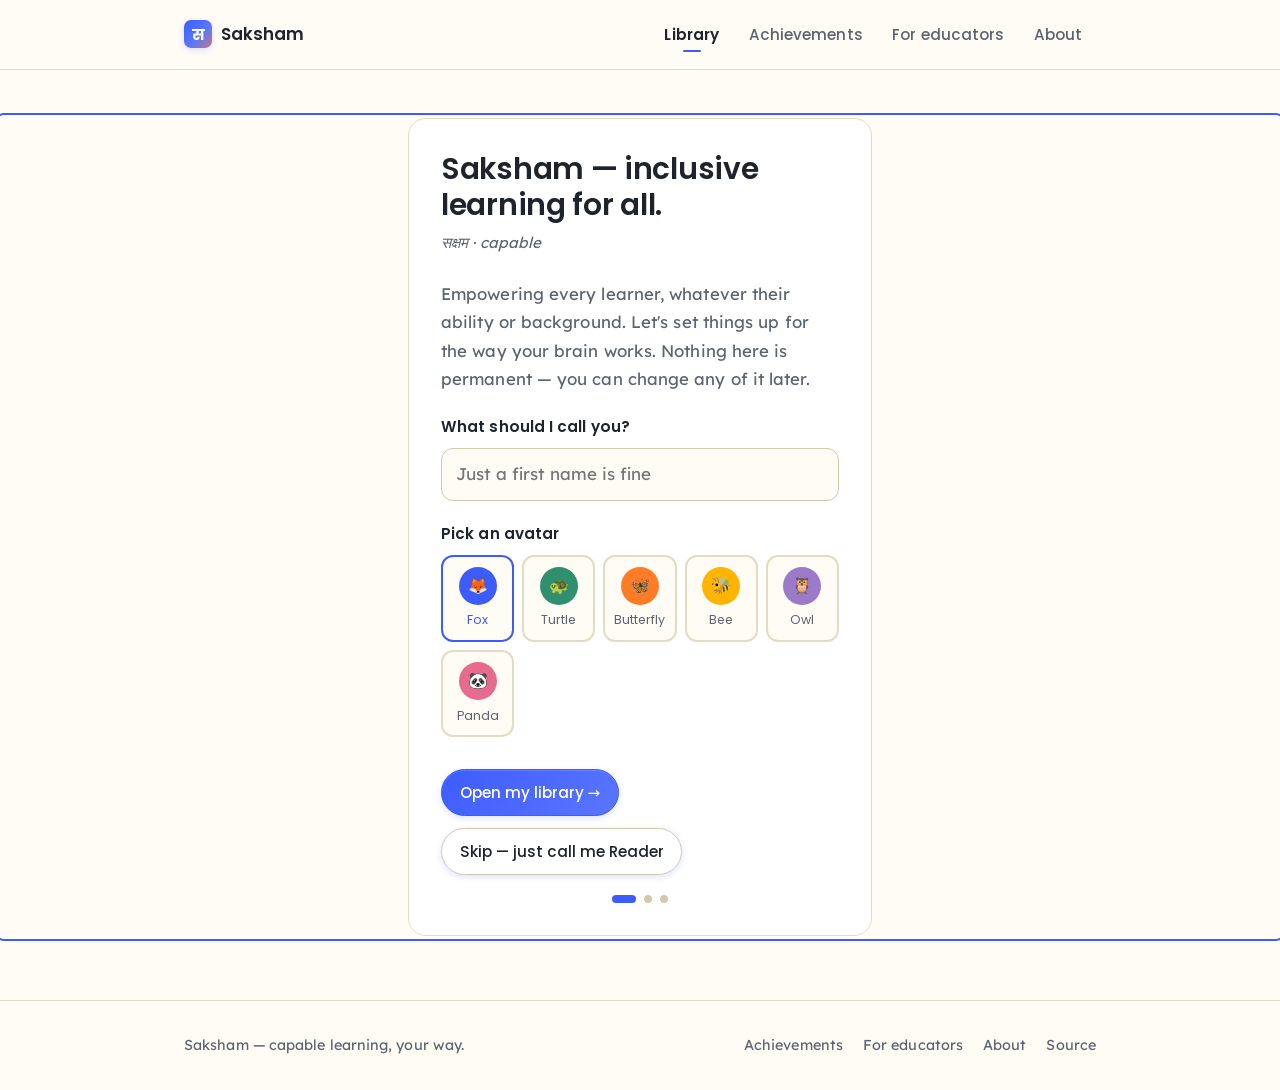
<file: index.html>
<!DOCTYPE html>
<html lang="en">
<head>
<meta charset="UTF-8" />
<meta name="viewport" content="width=device-width, initial-scale=1.0" />
<title>Saksham — a calmer way to read</title>
<meta name="description" content="A small reading library for neurodivergent learners. Set the font, contrast, pace, and motion to whatever your brain wants. Read at your own speed. Nothing is timed. Nothing is shared." />

<link rel="preconnect" href="https://fonts.googleapis.com">
<link rel="preconnect" href="https://fonts.gstatic.com" crossorigin>
<link href="https://fonts.googleapis.com/css2?family=Poppins:wght@500;600;700&family=Atkinson+Hyperlegible:wght@400;700&family=Lexend:wght@400;600&display=swap" rel="stylesheet">
<link href="https://fonts.cdnfonts.com/css/opendyslexic" rel="stylesheet">
<link rel="stylesheet" href="styles.css">
</head>

<body data-contrast="cream" data-font="lexend" data-size="m" data-motion="full">

<a href="#main" class="skip">Skip to main content</a>

<header class="site-nav" role="banner">
  <div class="nav-inner">
    <a href="index.html" class="brand" aria-label="Saksham home" data-voice="Saksham home">
      <span class="brand-mark" aria-hidden="true">स</span>
      <span>Saksham</span>
    </a>
    <button class="nav-toggle" aria-expanded="false" aria-controls="primaryNav" id="navToggle" data-i18n="menu">☰ Menu</button>
    <nav class="nav-links" id="primaryNav" aria-label="Primary">
      <a href="index.html" class="current" data-voice="Library" data-i18n="nav_library">Library</a>
      <a href="achievements.html" data-voice="Achievements" data-i18n="nav_achievements">Achievements</a>
      <a href="educators.html" data-voice="For educators" data-i18n="nav_educators">For educators</a>
      <a href="about.html" data-voice="About" data-i18n="nav_about">About</a>
    </nav>
  </div>
</header>

<main id="main" tabindex="-1">

  <!-- ====================================================
       SCREEN: FIRST-RUN SETUP
       ==================================================== -->
  <section class="screen" id="screen-setup" aria-labelledby="setup-title" hidden>
    <div class="setup">
      <div class="setup-card">
        <h1 id="setup-title" data-i18n="setup_title">Saksham — inclusive learning for all.</h1>
        <p class="meaning">सक्षम · capable</p>
        <p class="lede" data-i18n="setup_lede">Empowering every learner, regardless of ability or background. Let's set things up for the way your brain works. Nothing here is permanent — you can change any of it later.</p>

        <label for="setupName" data-i18n="setup_name_label">What should I call you?</label>
        <input id="setupName" type="text" placeholder="Just a first name is fine" data-i18n-ph="setup_name_ph" maxlength="24" autocomplete="off" data-voice="What should I call you?" />

        <label data-i18n="setup_avatar_label">Pick an avatar</label>
        <div class="avatar-picks" role="radiogroup" aria-label="Avatar color">
          <button type="button" class="avatar-pick" data-avatar="blue" aria-pressed="true" data-voice="Fox avatar"><span class="avatar av-blue" aria-hidden="true">🦊</span><span data-i18n="av_blue">Fox</span></button>
          <button type="button" class="avatar-pick" data-avatar="green" aria-pressed="false" data-voice="Turtle avatar"><span class="avatar av-green" aria-hidden="true">🐢</span><span data-i18n="av_green">Turtle</span></button>
          <button type="button" class="avatar-pick" data-avatar="warm" aria-pressed="false" data-voice="Butterfly avatar"><span class="avatar av-warm" aria-hidden="true">🦋</span><span data-i18n="av_warm">Butterfly</span></button>
          <button type="button" class="avatar-pick" data-avatar="sun" aria-pressed="false" data-voice="Bee avatar"><span class="avatar av-sun" aria-hidden="true">🐝</span><span data-i18n="av_sun">Bee</span></button>
          <button type="button" class="avatar-pick" data-avatar="lav" aria-pressed="false" data-voice="Owl avatar"><span class="avatar av-lav" aria-hidden="true">🦉</span><span data-i18n="av_lav">Owl</span></button>
          <button type="button" class="avatar-pick" data-avatar="rose" aria-pressed="false" data-voice="Panda avatar"><span class="avatar av-rose" aria-hidden="true">🐼</span><span data-i18n="av_rose">Panda</span></button>
        </div>

        <div class="setup-actions">
          <button type="button" class="btn" id="setupSubmit" data-voice="Open my library" data-i18n="setup_open">Open my library →</button>
          <button type="button" class="btn ghost" id="setupSkip" data-voice="Skip setup" data-i18n="setup_skip">Skip — just call me Reader</button>
        </div>
        <div class="dots" aria-hidden="true">
          <span class="on"></span><span></span><span></span>
        </div>
      </div>
    </div>
  </section>

  <!-- ====================================================
       SCREEN: HOME — clean hero + library
       ==================================================== -->
  <section class="screen active" id="screen-home" aria-labelledby="home-title">

    <!-- HERO -->
    <section class="hero-section" aria-labelledby="home-title">
      <div class="container">
        <div class="hero-content">
          <div class="hero-text">
            <p class="hero-eyebrow"><span id="helloGreeting">Welcome back</span></p>
            <h1 id="home-title"><span id="helloName">Jasmine</span><span class="name-dot">.</span></h1>
            <p class="hero-sub" id="helloLine">Pick something to read at your own pace. Nothing here is timed, and your settings travel with you across every page.</p>

            <div class="hero-progress">
              <div class="progress-row">
                <span id="readCountLabel"></span>
                <a href="achievements.html" data-i18n="milestones">Milestones →</a>
              </div>
              <div class="progress-bar" aria-hidden="true">
                <div class="progress-fill" id="progressFill" style="width: 0%"></div>
              </div>
            </div>

            <div class="hero-actions">
              <button class="btn lg" id="continueBtn" data-voice="Continue reading">Continue reading →</button>
              <button class="btn ghost" id="openPrefsBtn" data-voice="Reading preferences" data-i18n="reading_prefs">⚙ Reading preferences</button>
              <button class="edit-name-link" id="editName" data-voice="Change name" data-i18n="change_name">Not me? Change name</button>
            </div>
          </div>

          <div class="hero-visual" aria-hidden="true">
            <div class="hero-orb">
              <span class="orb-ring orb-ring-1"></span>
              <span class="orb-ring orb-ring-2"></span>
              <span class="avatar av-blue" id="helloAvatar">🦊</span>
              <span class="float-chip chip-book">📖</span>
              <span class="float-chip chip-star">⭐</span>
              <span class="float-chip chip-leaf">🌱</span>
            </div>
          </div>

        </div>
      </div>
    </section>

    <!-- LIBRARY SECTION -->
    <section class="library-section">
      <div class="container">
        <div class="library-header">
          <h2 data-i18n="your_library">Your library</h2>
          <div class="library-tools">
            <button type="button" class="btn ghost" id="openFiltersBtn" data-voice="Filter passages" data-i18n="filter_passages">Filter passages</button>
          </div>
        </div>
        <p class="text-soft" style="margin: 0 0 1.5rem;" data-i18n="library_intro">Short passages across three shelves. Words with a dotted underline have definitions — tap them.</p>

      <!-- Preferences (collapsed; opened by the hero's "Reading preferences" button) -->
      <details class="prefs" id="prefsPanel">
        <summary data-voice="Reading preferences">
          <span class="sum-icon" aria-hidden="true">⚙</span>
          <span class="sum-text">
            <span class="sum-title" data-i18n="prefs_title">Reading preferences</span>
            <span class="hint" data-i18n="prefs_hint">Change anything. Every page remembers.</span>
          </span>
          <span class="sum-toggle" aria-hidden="true"><span class="chev">▾</span></span>
        </summary>
        <div class="prefs-body">

          <div class="pref-group">
            <div class="pref-label">
              <h4 data-i18n="font">Font</h4>
              <span class="pref-value" id="lblFont">Lexend</span>
            </div>
            <div class="chips" role="radiogroup" aria-label="Font">
              <button class="chip" role="radio" aria-checked="false" aria-pressed="false" data-set="font" data-value="atkinson" data-voice="Atkinson font">Atkinson</button>
              <button class="chip" role="radio" aria-checked="true" aria-pressed="true" data-set="font" data-value="lexend" data-voice="Lexend font">Lexend</button>
              <button class="chip" role="radio" aria-checked="false" aria-pressed="false" data-set="font" data-value="opendys" data-voice="Open Dyslexic font">OpenDyslexic</button>
              <button class="chip" role="radio" aria-checked="false" aria-pressed="false" data-set="font" data-value="system" data-voice="System font">System</button>
            </div>
          </div>

          <div class="pref-group">
            <div class="pref-label">
              <h4 data-i18n="size">Size</h4>
              <span class="pref-value" id="lblSize">Medium</span>
            </div>
            <div class="chips" role="radiogroup" aria-label="Size">
              <button class="chip" role="radio" aria-checked="true" aria-pressed="true" data-set="size" data-value="m" data-voice="Medium">M</button>
              <button class="chip" role="radio" aria-checked="false" aria-pressed="false" data-set="size" data-value="l" data-voice="Large">L</button>
              <button class="chip" role="radio" aria-checked="false" aria-pressed="false" data-set="size" data-value="xl" data-voice="Extra large">XL</button>
            </div>
          </div>

          <div class="pref-group">
            <div class="pref-label">
              <h4 data-i18n="theme">Theme</h4>
              <span class="pref-value" id="lblContrast">Warm cream</span>
            </div>
            <div class="swatch-row" role="radiogroup" aria-label="Theme">
              <button class="swatch-btn" role="radio" aria-checked="true" aria-pressed="true" data-set="contrast" data-value="cream" data-voice="Warm cream theme">
                <span class="sw" style="background:#FFFBF5;border-color:#E5DAC2;"></span><span data-i18n="theme_cream">Cream</span>
              </button>
              <button class="swatch-btn" role="radio" aria-checked="false" aria-pressed="false" data-set="contrast" data-value="soft" data-voice="Soft blue theme">
                <span class="sw" style="background:#F1F4FB;border-color:#D2DCEA;"></span><span data-i18n="theme_soft">Soft</span>
              </button>
              <button class="swatch-btn" role="radio" aria-checked="false" aria-pressed="false" data-set="contrast" data-value="dark" data-voice="Dark theme">
                <span class="sw" style="background:#14181F;border-color:#2A3140;"></span><span data-i18n="theme_dark">Dark</span>
              </button>
              <button class="swatch-btn" role="radio" aria-checked="false" aria-pressed="false" data-set="contrast" data-value="high" data-voice="High contrast theme">
                <span class="sw" style="background:#000;border-color:#FFD301;"></span><span data-i18n="theme_high">High</span>
              </button>
            </div>
          </div>

          <div class="pref-group">
            <div class="pref-label">
              <h4 data-i18n="motion">Motion</h4>
              <span class="pref-value" id="lblMotion">Full</span>
            </div>
            <div class="chips" role="radiogroup" aria-label="Motion">
              <button class="chip" role="radio" aria-checked="true" aria-pressed="true" data-set="motion" data-value="full" data-voice="Full motion"><span data-i18n="motion_full">Full</span></button>
              <button class="chip" role="radio" aria-checked="false" aria-pressed="false" data-set="motion" data-value="reduced" data-voice="Reduced motion"><span data-i18n="motion_reduced">Reduced</span></button>
              <button class="chip" role="radio" aria-checked="false" aria-pressed="false" data-set="motion" data-value="none" data-voice="No motion"><span data-i18n="motion_none">None</span></button>
            </div>
          </div>

          <div class="pref-group">
            <div class="pref-label">
              <h4 data-i18n="readaloud">Read-aloud</h4>
              <span class="pref-value">
                <label class="switch">
                  <input id="setAudio" type="checkbox" checked />
                  <span class="track" aria-hidden="true"></span>
                  <span class="sr-only">Read-aloud available</span>
                </label>
              </span>
            </div>
            <p class="text-soft" style="font-size: 0.85rem; margin: 0;" data-i18n="readaloud_desc">Hear the words while you see them.</p>
          </div>

          <div class="pref-group">
            <div class="pref-label">
              <h4 data-i18n="voicecues">Voice cues</h4>
              <span class="pref-value">
                <label class="switch">
                  <input id="setVoice" type="checkbox" />
                  <span class="track" aria-hidden="true"></span>
                  <span class="sr-only">Voice cues on focus</span>
                </label>
              </span>
            </div>
            <p class="text-soft" style="font-size: 0.85rem; margin: 0;" data-i18n="voicecues_desc">Speaks button labels when you focus on them. For emerging readers.</p>
          </div>

          <div class="pref-group">
            <div class="pref-label">
              <h4 data-i18n="pace">Pace</h4>
              <span class="pref-value" id="lblPace">0.9×</span>
            </div>
            <input id="setPace" type="range" min="0.5" max="1.5" step="0.1" value="0.9" aria-label="Reading pace" />
          </div>

        </div>
      </details>

      <!-- Filter panel (Figma "Search Filter" modal, now an inline collapsible) -->
      <details class="filter-panel" id="filterPanel">
        <summary data-voice="Find passages that fit you">
          <span class="sum-icon filter-icon" aria-hidden="true">🔍</span>
          <span class="sum-text">
            <span class="sum-title" data-i18n="filter_title">Find passages that fit you</span>
            <span class="hint" id="filterHint">Filter by language, learning need, or grade.</span>
          </span>
          <span class="sum-toggle" aria-hidden="true"><span class="chev">▾</span></span>
        </summary>
        <div class="filter-body">
          <div class="filter-group">
            <h4 data-i18n="f_language">Language</h4>
            <div class="chips" role="group" aria-label="Language">
              <button type="button" class="chip" data-filter="lang" data-val="english" aria-pressed="true">English</button>
              <button type="button" class="chip" data-filter="lang" data-val="hindi" aria-pressed="false">हिन्दी Hindi</button>
              <button type="button" class="chip" data-filter="lang" data-val="bengali" aria-pressed="false">বাংলা Bengali</button>
              <button type="button" class="chip" data-filter="lang" data-val="marathi" aria-pressed="false">मराठी Marathi</button>
              <button type="button" class="chip" data-filter="lang" data-val="gujarati" aria-pressed="false">ગુજરાતી Gujarati</button>
              <button type="button" class="chip" data-filter="lang" data-val="telugu" aria-pressed="false">తెలుగు Telugu</button>
            </div>
          </div>
          <div class="filter-group">
            <h4 data-i18n="f_needs">Learning needs</h4>
            <div class="chips" role="group" aria-label="Learning needs">
              <button type="button" class="chip" data-filter="need" data-val="dyslexia" aria-pressed="false" data-i18n="need_dyslexia">Dyslexia</button>
              <button type="button" class="chip" data-filter="need" data-val="adhd" aria-pressed="false" data-i18n="need_adhd">ADHD</button>
              <button type="button" class="chip" data-filter="need" data-val="autism" aria-pressed="false" data-i18n="need_autism">Autism</button>
              <button type="button" class="chip" data-filter="need" data-val="speech" aria-pressed="false" data-i18n="need_speech">Speech</button>
              <button type="button" class="chip" data-filter="need" data-val="visual" aria-pressed="false" data-i18n="need_visual">Visual / Motor</button>
            </div>
          </div>
          <div class="filter-group">
            <h4 data-i18n="f_grade">Grade level</h4>
            <div class="grade-row" role="group" aria-label="Grade level">
              <button type="button" class="grade" data-filter="grade" data-val="1">1</button>
              <button type="button" class="grade" data-filter="grade" data-val="2">2</button>
              <button type="button" class="grade" data-filter="grade" data-val="3">3</button>
              <button type="button" class="grade" data-filter="grade" data-val="4">4</button>
              <button type="button" class="grade" data-filter="grade" data-val="5">5</button>
              <button type="button" class="grade" data-filter="grade" data-val="6" aria-pressed="true">6</button>
              <button type="button" class="grade" data-filter="grade" data-val="7">7</button>
              <button type="button" class="grade" data-filter="grade" data-val="8">8</button>
              <button type="button" class="grade" data-filter="grade" data-val="9">9</button>
              <button type="button" class="grade" data-filter="grade" data-val="10">10</button>
            </div>
          </div>
          <div class="filter-result" id="filterResult">English · Grade 6 · Showing all 8 passages.</div>
          <div class="filter-actions">
            <button type="button" class="btn ghost" id="filterClear" data-i18n="filter_clear">Clear all</button>
            <button type="button" class="btn" id="filterApply" data-i18n="filter_apply">Apply filters</button>
          </div>
        </div>
      </details>

      <!-- Library — category tiles act as filters over one clean grid -->
      <div class="library" id="library">
        <div class="lib-stats" id="libStats" role="list" aria-label="Library overview">
          <div class="stat-card s-blue" role="listitem">
            <span class="stat-ic" aria-hidden="true">📚</span>
            <span class="stat-text"><span class="stat-num" id="statTotal">8</span><span class="stat-label">Passages</span></span>
          </div>
          <div class="stat-card s-green" role="listitem">
            <span class="stat-ic" aria-hidden="true">✓</span>
            <span class="stat-text"><span class="stat-num" id="statRead">0</span><span class="stat-label">Read</span></span>
          </div>
          <div class="stat-card s-purple" role="listitem">
            <span class="stat-ic" aria-hidden="true">🗂</span>
            <span class="stat-text"><span class="stat-num" id="statCats">3</span><span class="stat-label">Categories</span></span>
          </div>
          <div class="stat-card s-warm" role="listitem">
            <span class="stat-ic" aria-hidden="true">⏱</span>
            <span class="stat-text"><span class="stat-num" id="statTime">~30</span><span class="stat-label">Minutes total</span></span>
          </div>
        </div>

        <div class="lib-carousel">
          <button type="button" class="carousel-nav prev" id="libPrev" aria-label="Scroll left" data-voice="Previous passages">‹</button>
          <div class="lib-grid lib-track" id="grid-all" role="list"></div>
          <button type="button" class="carousel-nav next" id="libNext" aria-label="Scroll right" data-voice="More passages">›</button>
        </div>
        <div class="carousel-dots" id="libDots" aria-hidden="true"></div>
      </div>

      </div>
    </section>
  </section>

  <!-- ====================================================
       SCREEN: READER
       ==================================================== -->
  <section class="screen" id="screen-reader" aria-labelledby="reader-title">
    <div class="container">
      <div class="reader">
        <button class="back" id="backToLib" data-voice="Back to library" data-i18n="back_to_library">← Back to library</button>
        <p class="reader-eyebrow" id="readerEyebrow"></p>
        <h1 id="reader-title"></h1>
        <div class="reader-meta" id="reader-meta"></div>
        <div class="para-progress" id="paraProgress" aria-hidden="true"></div>

        <div class="reader-controls" role="toolbar" aria-label="Reader controls">
          <div class="grp">
            <button class="icon-btn" id="playBtn" aria-label="Read aloud" data-voice="Read aloud" data-i18n="read_aloud">▶ Read aloud</button>
            <button class="icon-btn" id="stopBtn" aria-label="Stop reading" data-voice="Stop reading" data-i18n="stop" hidden>■ Stop</button>
          </div>
          <span class="sep" aria-hidden="true"></span>
          <div class="grp">
            <label for="paceLive" class="sr-only">Pace</label>
            <span class="text-soft" aria-hidden="true" style="font-size: 0.85rem;" data-i18n="pace">Pace</span>
            <input id="paceLive" type="range" min="0.5" max="1.5" step="0.1" value="0.9" class="pace-slider" />
            <span class="pace-val" id="paceLiveVal">0.9×</span>
          </div>
          <span class="sep" aria-hidden="true"></span>
          <div class="grp">
            <a href="#prefsPanel" class="icon-btn" id="openPrefs" data-voice="More preferences" data-i18n="more_prefs">⚙ More preferences</a>
          </div>
        </div>

        <article class="passage-body" id="passageBody" aria-live="polite"></article>

        <!-- Reflection panel (replaces the simple finish card) -->
        <div class="reflect">
          <div class="prev-reflection" id="prevReflection" hidden>
            <span class="lbl" data-i18n="your_last_note">Your last note</span>
            <span id="prevReflectionText"></span>
          </div>
          <h3 data-i18n="reflect_title">Take a moment.</h3>
          <p class="prompt" id="reflectPrompt">What's one thing you'd remember?</p>
          <textarea id="reflectText" maxlength="280" placeholder="Type a sentence or two. Or leave it empty. Both are fine." data-i18n-ph="reflect_ph"></textarea>
          <div class="reflect-meta">
            <span id="reflectCount">0 / 280</span>
            <span data-i18n="reflect_saved">Saved to this device only.</span>
          </div>
          <div class="reflect-actions">
            <button class="btn" id="markRead" data-voice="Mark as read" data-i18n="i_read_this">I read this</button>
            <span class="skip-note" data-i18n="skip_note">You can leave the note empty — it's not a test.</span>
          </div>
        </div>
      </div>
    </div>
  </section>

  <!-- ====================================================
       SCREEN: COMPLETION (after marking a passage read)
       ==================================================== -->
  <section class="screen" id="screen-complete" aria-labelledby="complete-title">
    <div class="container">
      <div class="complete">
        <div class="complete-card">
          <div class="complete-icon" aria-hidden="true">✓</div>
          <h1 id="complete-title">Nice. You read that.</h1>
          <p class="complete-sub" id="completeSub" data-i18n="complete_sub">Take a breath. There's no rush on what's next.</p>
          <p class="saved-line" id="completeSaved" data-i18n="complete_saved" hidden>Your note has been saved to this device.</p>

          <div class="next-suggest" id="nextSuggest">
            <h4 data-i18n="try_next">Try this next?</h4>
            <button type="button" class="next-card" id="nextCard">
              <div class="meta" id="nextMeta"></div>
              <h3 id="nextTitle"></h3>
              <p id="nextPreview"></p>
            </button>
          </div>

          <div class="all-done" id="allDone" hidden>
            <span data-i18n="all_done">🌱 You've read every passage in the library. Come back any time — re-reading counts.</span>
          </div>

          <div class="complete-actions">
            <button class="btn ghost" id="completeBack" data-voice="Back to library" data-i18n="back_to_library2">Back to library</button>
          </div>
        </div>
      </div>
    </div>
  </section>

</main>

<!-- Achievement toast -->
<div class="toast" id="toast" role="status" aria-live="polite">
  <div class="icon" id="toastIcon" aria-hidden="true">⭐</div>
  <div>
    <div class="lbl" data-i18n="milestone_label">Milestone</div>
    <div class="title" id="toastTitle"></div>
  </div>
</div>

<!-- Voice cue indicator -->
<div class="voice-indicator" id="voiceIndicator" aria-hidden="true" data-i18n="voice_on">🔊 Voice cues on</div>

<footer class="site-footer">
  <div class="container">
    <div data-i18n="footer_tagline">Saksham — capable learning, your way.</div>
    <div class="footer-links">
      <a href="achievements.html" data-i18n="nav_achievements">Achievements</a>
      <a href="educators.html" data-i18n="nav_educators">For educators</a>
      <a href="about.html" data-i18n="nav_about">About</a>
      <a href="https://github.com/jsayed23/saksham-reading-library" target="_blank" rel="noopener" data-i18n="footer_source">Source</a>
    </div>
  </div>
</footer>

<script src="i18n.js"></script>
<script>
/* =========================================================================
   DATA — achievements (passages come from i18n.js)
   ========================================================================= */
const PASSAGES = window.SAKSHAM_PASSAGES;

const AVATAR_EMOJI = { blue: '🦊', green: '🐢', warm: '🦋', sun: '🐝', lav: '🦉', rose: '🐼' };

/* ---- i18n helpers ----
   curLang(): current UI language code. t(): interface string lookup with {var}
   substitution. L(): the current-language block of a passage (falls back to en).
   speechTagFor(): BCP-47 tag for the Web Speech API. */
function curLang() { try { return (state && state.lang) || 'en'; } catch (e) { return 'en'; } }
function t(key, vars) {
  const lang = curLang();
  const table = window.SAKSHAM_STRINGS[lang] || window.SAKSHAM_STRINGS.en;
  let s = (table[key] != null) ? table[key] : (window.SAKSHAM_STRINGS.en[key] != null ? window.SAKSHAM_STRINGS.en[key] : key);
  if (vars) Object.keys(vars).forEach(k => { s = String(s).split('{' + k + '}').join(vars[k]); });
  return s;
}
function L(p) { const lang = curLang(); return (p && (p[lang] || p.en)) || {}; }
function speechTagFor(lang) { const m = window.SAKSHAM_LANGS.find(x => x.key === lang); return m ? m.speech : 'en-US'; }

/* Re-localise every static string, then refresh the dynamic UI. Called on load
   and whenever the reader switches language. */
function localizeStaticUI() {
  document.querySelectorAll('[data-i18n]').forEach(el => { el.textContent = t(el.getAttribute('data-i18n')); });
  document.querySelectorAll('[data-i18n-ph]').forEach(el => { el.setAttribute('placeholder', t(el.getAttribute('data-i18n-ph'))); });
}
function applyLang() {
  document.documentElement.lang = curLang();
  localizeStaticUI();
  if (typeof syncPrefsUI === 'function') syncPrefsUI();
  if (typeof syncFilterUI === 'function') syncFilterUI();
  const home = document.getElementById('screen-home');
  if (home && home.classList.contains('active')) { renderHello(); renderLibrary(); }
  const reader = document.getElementById('screen-reader');
  if (reader && reader.classList.contains('active') && currentPassage) openPassage(currentPassage.id);
}

const ACHIEVEMENTS = [
  { id: 'first-read',     icon: '📖', title: 'First passage',     desc: 'You read your first passage. Welcome to the library.' },
  { id: 'three-read',     icon: '📚', title: 'Three down',        desc: 'Three passages read. That counts as a habit.' },
  { id: 'all-read',       icon: '🎓', title: 'The whole library', desc: 'You read every passage. Done your way.' },
  { id: 'tried-opendys',  icon: '🅰️', title: 'Letter explorer',  desc: 'You tried the OpenDyslexic font.' },
  { id: 'tried-dark',     icon: '🌙', title: 'Night reader',      desc: 'You tried the dark theme.' },
  { id: 'tried-soft',     icon: '🌧', title: 'Calm reader',       desc: 'You tried the soft blue theme.' },
  { id: 'tried-high',     icon: '✨', title: 'Maximum contrast',  desc: 'You tried the high-contrast theme.' },
  { id: 'used-audio',     icon: '🔊', title: 'Read along',         desc: 'You used read-aloud while reading.' },
  { id: 'slow-pace',      icon: '🐢', title: 'Slow and steady',    desc: 'You read at 0.7× or slower. Patient with yourself.' },
  { id: 'all-cats',       icon: '🗺',  title: 'Curious mind',      desc: 'You read from all three categories.' }
];

const CATEGORY_LABELS = { stories: "Stories", science: "Science", sky: "Sky & stars" };

/* Small thematic SVG icons (24×24) per passage */
const PASSAGE_ICONS = {
  banyan: `<svg viewBox="0 0 24 24" fill="none" stroke="#3D5CFF" stroke-width="1.6" stroke-linecap="round" stroke-linejoin="round"><path d="M12 21V13"/><path d="M5 11c0-3 3-6 7-6s7 3 7 6c0 2-1.5 3-3 3-1 1-3 1-4 0-1 1-3 1-4 0-1.5 0-3-1-3-3z"/><path d="M7 13v8M17 13v8M10 14v7M14 14v7"/></svg>`,
  rani: `<svg viewBox="0 0 24 24" fill="none" stroke="#3D5CFF" stroke-width="1.6" stroke-linecap="round" stroke-linejoin="round"><path d="M7 18a4 4 0 1 1 .9-7.9A5 5 0 0 1 18 12h.5a3.5 3.5 0 1 1 0 7H7z"/><line x1="9" y1="21" x2="8" y2="23"/><line x1="13" y1="21" x2="12" y2="23"/><line x1="17" y1="21" x2="16" y2="23"/></svg>`,
  lamp: `<svg viewBox="0 0 24 24" fill="none" stroke="#3D5CFF" stroke-width="1.6" stroke-linecap="round" stroke-linejoin="round"><path d="M12 3c0 3-3 4-3 7a3 3 0 0 0 6 0c0-3-3-4-3-7z" fill="#FFD301" fill-opacity="0.6"/><path d="M10 15h4l-1 5h-2z"/></svg>`,
  honey: `<svg viewBox="0 0 24 24" fill="none" stroke="#FF7C24" stroke-width="1.6" stroke-linejoin="round"><polygon points="12,3 20,7.5 20,16.5 12,21 4,16.5 4,7.5" fill="#FFD301" fill-opacity="0.5"/><polygon points="12,8 16,10.25 16,14.75 12,17 8,14.75 8,10.25"/></svg>`,
  birds: `<svg viewBox="0 0 24 24" fill="none" stroke="#FF7C24" stroke-width="1.6" stroke-linecap="round" stroke-linejoin="round"><path d="M3 14c2-3 5-4 8-4 4 0 7 2 10 5"/><circle cx="17" cy="9" r="1.5" fill="#FF7C24"/><path d="M14 10c-1 1-2 3-2 5"/></svg>`,
  music: `<svg viewBox="0 0 24 24" fill="none" stroke="#FF7C24" stroke-width="1.6" stroke-linecap="round" stroke-linejoin="round"><path d="M9 18V5l10-2v13"/><circle cx="7" cy="18" r="2" fill="#FF7C24"/><circle cx="17" cy="16" r="2" fill="#FF7C24"/></svg>`,
  stars: `<svg viewBox="0 0 24 24" fill="#FFD301" stroke="#6E45B5" stroke-width="1.2" stroke-linejoin="round"><polygon points="12,3 14,9 20,9.5 15.5,13.5 17,20 12,16.5 7,20 8.5,13.5 4,9.5 10,9"/></svg>`,
  moon: `<svg viewBox="0 0 24 24" fill="#fff" stroke="#6E45B5" stroke-width="1.6" stroke-linejoin="round"><path d="M19 14a8 8 0 0 1-11-11 9 9 0 1 0 11 11z"/></svg>`,
};
const FONT_LABELS = { atkinson: "Atkinson Hyperlegible", lexend: "Lexend", opendys: "OpenDyslexic", system: "System default" };
const SIZE_LABELS = { m: "Medium", l: "Large", xl: "Extra large" };
const CONTRAST_LABELS = { cream: "Warm cream", soft: "Soft blue", dark: "Dark", high: "High contrast" };
const MOTION_LABELS = { full: "Full", reduced: "Reduced", none: "None" };
const AVATAR_LABELS = { blue: "Blue", green: "Green", warm: "Orange", sun: "Yellow", lav: "Purple", rose: "Rose" };

/* =========================================================================
   STATE
   ========================================================================= */
const DEFAULTS = {
  font: "lexend", size: "m", contrast: "cream", motion: "full",
  lang: "en",
  audio: true, voiceCues: false, pace: 0.9,
  profile: null,                  // { name, avatar }
  read: {},                       // { passageId: ISO date }
  reflections: {},                // { passageId: "note text" }
  triedFonts: ["lexend"],
  triedContrasts: ["cream"],
  usedAudioOnce: false,
  minPace: 0.9,
  achievements: {},               // { achievementId: ISO date }
  welcomeTipDismissed: false
};
const STORAGE_KEY = "saksham:v3";

/**
 * Loads the user's saved state from localStorage, with backward-compatible
 * migration from an older v2 schema.
 *
 * @returns {object} A state object containing user preferences (font, size,
 *   contrast, motion, audio, voiceCues, pace), profile (name + avatar),
 *   read passages, reflections, achievements, and the arrays that track
 *   which fonts/contrasts the user has tried (used to unlock badges).
 *   Falls back to DEFAULTS if no saved state exists or JSON parsing fails.
 */
function loadState() {
  try {
    const raw = localStorage.getItem(STORAGE_KEY);
    // Migrate the older v2 key if a v3 key isn't present.
    if (!raw) {
      const v2 = localStorage.getItem("saksham:v2");
      if (v2) {
        try {
          const p = JSON.parse(v2);
          return { ...DEFAULTS, ...p, read: p.read || {} };
        } catch (e) {}
      }
      return { ...DEFAULTS };
    }
    const parsed = JSON.parse(raw);
    return { ...DEFAULTS, ...parsed,
      read: parsed.read || {},
      reflections: parsed.reflections || {},
      triedFonts: parsed.triedFonts || [parsed.font || "lexend"],
      triedContrasts: parsed.triedContrasts || [parsed.contrast || "cream"],
      achievements: parsed.achievements || {}
    };
  } catch (e) { return { ...DEFAULTS }; }
}
function saveState() {
  try { localStorage.setItem(STORAGE_KEY, JSON.stringify(state)); } catch (e) {}
}
let state = loadState();

function applyPrefs() {
  document.body.dataset.font = state.font;
  document.body.dataset.size = state.size;
  document.body.dataset.contrast = state.contrast;
  document.body.dataset.motion = state.motion;
  document.body.classList.toggle('voice-cues-on', !!state.voiceCues);
  document.getElementById('voiceIndicator').classList.toggle('on', !!state.voiceCues);
}
applyPrefs();

/* =========================================================================
   SCREEN ROUTING
   ========================================================================= */
const screens = {
  setup: document.getElementById('screen-setup'),
  home: document.getElementById('screen-home'),
  reader: document.getElementById('screen-reader'),
  complete: document.getElementById('screen-complete')
};

function showScreen(name) {
  Object.values(screens).forEach(s => { s.classList.remove('active'); s.hidden = true; });
  screens[name].classList.add('active');
  screens[name].hidden = false;
  if (name !== 'reader') stopSpeaking();
  if (name === 'home') { renderHello(); renderLibrary(); }
  document.getElementById('main').focus({ preventScroll: false });
  window.scrollTo({ top: 0, behavior: state.motion === 'none' ? 'auto' : 'smooth' });
}

/* Hero action buttons */
function getNextUnread() {
  return PASSAGES.find(p => !state.read[p.id]) || null;
}
function updateContinueButton() {
  const btn = document.getElementById('continueBtn');
  const next = getNextUnread();
  if (next) {
    btn.innerHTML = t('read_titled', { t: L(next).title });
    btn.setAttribute('data-voice', L(next).title);
    btn.onclick = () => openPassage(next.id);
  } else {
    btn.innerHTML = t('browse_library');
    btn.setAttribute('data-voice', t('browse_library'));
    btn.onclick = () => {
      document.getElementById('library').scrollIntoView({
        behavior: state.motion === 'none' ? 'auto' : 'smooth',
        block: 'start'
      });
    };
  }
}
document.getElementById('openPrefsBtn').addEventListener('click', () => {
  const p = document.getElementById('prefsPanel');
  p.open = true;
  setTimeout(() => p.scrollIntoView({ behavior: state.motion === 'none' ? 'auto' : 'smooth', block: 'start' }), 60);
});
document.getElementById('openFiltersBtn').addEventListener('click', () => {
  const p = document.getElementById('filterPanel');
  p.open = true;
  setTimeout(() => p.scrollIntoView({ behavior: state.motion === 'none' ? 'auto' : 'smooth', block: 'start' }), 60);
});

/* =========================================================================
   FIRST-RUN SETUP
   ========================================================================= */
let setupAvatar = 'blue';

document.querySelectorAll('#screen-setup .avatar-pick').forEach(btn => {
  btn.addEventListener('click', () => {
    setupAvatar = btn.dataset.avatar;
    document.querySelectorAll('#screen-setup .avatar-pick').forEach(b => b.setAttribute('aria-pressed', 'false'));
    btn.setAttribute('aria-pressed', 'true');
  });
});

document.getElementById('setupSubmit').addEventListener('click', () => {
  const name = (document.getElementById('setupName').value || '').trim().slice(0, 24);
  state.profile = { name: name || 'Reader', avatar: setupAvatar };
  saveState();
  showScreen('home');
});
document.getElementById('setupSkip').addEventListener('click', () => {
  state.profile = { name: 'Reader', avatar: setupAvatar };
  saveState();
  showScreen('home');
});

/* =========================================================================
   DASHBOARD
   ========================================================================= */
function renderHello() {
  const p = state.profile || { name: 'Jasmine', avatar: 'blue' };
  // The hero avatar element was removed; guard in case it's added back later.
  const avEl = document.getElementById('helloAvatar');
  if (avEl) {
    avEl.className = 'avatar av-' + p.avatar;
    avEl.textContent = AVATAR_EMOJI[p.avatar] || '🦊';
  }
  const displayName = (p.name && p.name !== 'Reader') ? p.name : 'Jasmine';
  document.getElementById('helloName').textContent = displayName;

  const hour = new Date().getHours();
  const readCount = Object.keys(state.read).length;
  let eyebrow, sub;
  if (readCount === 0) {
    eyebrow = t('g_welcome'); sub = t('hero_sub_new');
  } else if (readCount < PASSAGES.length) {
    eyebrow = hour < 5 ? t('g_late') : hour < 12 ? t('g_morning') : hour < 17 ? t('g_afternoon') : hour < 21 ? t('g_evening') : t('g_welcome_back');
    sub = t('hero_sub_mid');
  } else {
    eyebrow = t('g_done'); sub = t('hero_sub_done');
  }
  document.getElementById('helloGreeting').textContent = eyebrow;
  document.getElementById('helloLine').textContent = sub;

  const rcl = document.getElementById('readCountLabel');
  if (rcl) rcl.textContent = t('read_count', { n: readCount, t: PASSAGES.length });
  const pct = Math.round((readCount / PASSAGES.length) * 100);
  document.getElementById('progressFill').style.width = pct + '%';

  updateContinueButton();
}

document.getElementById('editName').addEventListener('click', () => {
  showScreen('setup');
  const input = document.getElementById('setupName');
  input.value = (state.profile && state.profile.name && state.profile.name !== 'Reader') ? state.profile.name : '';
  setupAvatar = (state.profile && state.profile.avatar) || 'blue';
  document.querySelectorAll('#screen-setup .avatar-pick').forEach(b => {
    b.setAttribute('aria-pressed', b.dataset.avatar === setupAvatar ? 'true' : 'false');
  });
  setTimeout(() => input.focus(), 80);
});

/* =========================================================================
   PREFERENCES
   ========================================================================= */
function syncPrefsUI() {
  document.querySelectorAll('[data-set]').forEach(btn => {
    const key = btn.dataset.set, val = btn.dataset.value;
    const active = (state[key] === val);
    btn.setAttribute('aria-pressed', active ? 'true' : 'false');
    btn.setAttribute('aria-checked', active ? 'true' : 'false');
  });
  document.getElementById('setAudio').checked = state.audio;
  document.getElementById('setVoice').checked = state.voiceCues;
  document.getElementById('setPace').value = state.pace;
  document.getElementById('paceLive').value = state.pace;
  document.getElementById('lblFont').textContent = FONT_LABELS[state.font];
  document.getElementById('lblSize').textContent = t('size_' + state.size);
  document.getElementById('lblContrast').textContent = t('theme_' + state.contrast);
  document.getElementById('lblMotion').textContent = t('motion_' + state.motion);
  document.getElementById('lblPace').textContent = state.pace.toFixed(1) + '×';
  document.getElementById('paceLiveVal').textContent = state.pace.toFixed(1) + '×';
  document.getElementById('playBtn').hidden = !state.audio;
}

document.querySelectorAll('[data-set]').forEach(btn => {
  btn.addEventListener('click', () => {
    const key = btn.dataset.set, val = btn.dataset.value;
    state[key] = val;
    if (key === 'font' && !state.triedFonts.includes(val)) state.triedFonts.push(val);
    if (key === 'contrast' && !state.triedContrasts.includes(val)) state.triedContrasts.push(val);
    saveState(); applyPrefs(); syncPrefsUI();
    checkAchievements();
    if (document.getElementById('screen-home').classList.contains('active')) renderHello();
  });
});
document.getElementById('setAudio').addEventListener('change', e => {
  state.audio = e.target.checked; saveState(); syncPrefsUI();
});
document.getElementById('setVoice').addEventListener('change', e => {
  state.voiceCues = e.target.checked; saveState(); applyPrefs();
});
document.getElementById('setPace').addEventListener('input', e => {
  state.pace = parseFloat(e.target.value);
  if (state.pace < state.minPace) state.minPace = state.pace;
  saveState(); syncPrefsUI(); checkAchievements();
  if (speaking) restartSpeech();
});

// Open prefs link from within the reader
document.getElementById('openPrefs').addEventListener('click', (e) => {
  e.preventDefault();
  showScreen('home');
  const panel = document.getElementById('prefsPanel');
  panel.open = true;
  setTimeout(() => panel.scrollIntoView({ behavior: state.motion === 'none' ? 'auto' : 'smooth', block: 'start' }), 80);
});

/* =========================================================================
   LIBRARY
   ========================================================================= */
/* True when a passage matches the active grade and learning-need filters.
   Language is not a filter here — it switches content, not the visible set. */
function passesFilters(p) {
  const grades = [...filterState.grade];
  if (grades.length && !grades.some(g => p.gmin <= +g && +g <= p.gmax)) return false;
  if (filterState.need.size && ![...filterState.need].some(n => p.needs.includes(n))) return false;
  return true;
}
function updateLibStats() {
  const ids = new Set(PASSAGES.map(p => p.id));
  const total = PASSAGES.length;
  const read = Object.keys(state.read).filter(id => ids.has(id)).length;
  const cats = new Set(PASSAGES.map(p => p.cat)).size;
  const mins = PASSAGES.reduce((s, p) => s + (p.minutes || 0), 0);
  const set = (id, val) => { const el = document.getElementById(id); if (el) el.textContent = val; };
  set('statTotal', total);
  set('statRead', read);
  set('statCats', cats);
  set('statTime', '~' + mins);
}

function renderLibrary() {
  const grid = document.getElementById('grid-all');
  if (!grid) return;

  updateLibStats();

  // Render every visible passage into the carousel.
  const visible = PASSAGES.filter(passesFilters);
  grid.innerHTML = '';
  visible.forEach(p => {
    const lp = L(p);
    const done = !!state.read[p.id];
    const card = document.createElement('button');
    card.className = 'passage-card p-' + p.cat;
    card.setAttribute('role', 'listitem');
    card.setAttribute('data-voice', lp.title);
    const icon = PASSAGE_ICONS[p.id] || '';
    const preview = (lp.paragraphs[0] || '').replace(/\s+/g, ' ').trim().slice(0, 140);
    const needsTags = (p.needs || [])
      .map(n => `<span class="p-tag t-${n}">${t('need_' + n)}</span>`)
      .join('');
    card.innerHTML = `
      <div class="p-top">
        ${icon ? `<span class="p-icon" aria-hidden="true">${icon}</span>` : ''}
        <span class="p-cat-label">${t('cat_' + p.cat)}</span>
        ${done ? `<span class="p-done-badge" aria-label="${t('read_done')}">✓</span>` : ''}
      </div>
      <h3>${lp.title}</h3>
      <p class="preview">${preview}…</p>
      ${needsTags ? `<div class="p-tags">${needsTags}</div>` : ''}
      <div class="p-foot">
        <span class="p-foot-item"><span class="fi-ic" aria-hidden="true">⏱</span>${t('min_label', { n: p.minutes })}</span>
        <span class="p-foot-item"><span class="fi-ic" aria-hidden="true">📈</span>${t('level_' + p.level)}</span>
        <span class="p-foot-item"><span class="fi-ic" aria-hidden="true">🎓</span>${p.gmin}–${p.gmax}</span>
      </div>
    `;
    card.addEventListener('click', () => openPassage(p.id));
    grid.appendChild(card);
  });

  // Empty state.
  const lib = document.getElementById('library');
  let emptyEl = document.getElementById('libEmpty');
  if (visible.length === 0) {
    if (!emptyEl) { emptyEl = document.createElement('p'); emptyEl.id = 'libEmpty'; emptyEl.className = 'lib-empty'; lib.appendChild(emptyEl); }
    emptyEl.textContent = t('empty_shelf');
    emptyEl.style.display = '';
  } else if (emptyEl) { emptyEl.style.display = 'none'; }

  buildCarouselDots();
  updateCarouselNav();
}

/* Library carousel — arrow navigation, dot indicators, edge state. */
function updateCarouselNav() {
  const track = document.getElementById('grid-all');
  const prev = document.getElementById('libPrev');
  const next = document.getElementById('libNext');
  if (track && prev && next) {
    const max = track.scrollWidth - track.clientWidth - 2;
    prev.disabled = track.scrollLeft <= 2;
    next.disabled = track.scrollLeft >= max;
  }
  updateActiveDot();
}
function scrollToCard(card) {
  const track = document.getElementById('grid-all');
  if (!track || !card) return;
  const left = card.getBoundingClientRect().left - track.getBoundingClientRect().left + track.scrollLeft;
  track.scrollTo({ left, behavior: state.motion === 'none' ? 'auto' : 'smooth' });
}
function buildCarouselDots() {
  const track = document.getElementById('grid-all');
  const dots = document.getElementById('libDots');
  if (!track || !dots) return;
  const cards = track.querySelectorAll('.passage-card');
  dots.innerHTML = '';
  dots.style.display = cards.length > 1 ? '' : 'none';
  cards.forEach((card, i) => {
    const d = document.createElement('button');
    d.type = 'button';
    d.className = 'carousel-dot';
    d.setAttribute('aria-label', 'Go to passage ' + (i + 1));
    d.addEventListener('click', () => scrollToCard(card));
    dots.appendChild(d);
  });
}
function updateActiveDot() {
  const track = document.getElementById('grid-all');
  const dots = document.getElementById('libDots');
  if (!track || !dots) return;
  const cards = track.querySelectorAll('.passage-card');
  const dotEls = dots.querySelectorAll('.carousel-dot');
  if (!cards.length) return;
  const trackLeft = track.getBoundingClientRect().left;
  let activeIdx = 0, min = Infinity;
  cards.forEach((c, i) => {
    const dist = Math.abs(c.getBoundingClientRect().left - trackLeft);
    if (dist < min) { min = dist; activeIdx = i; }
  });
  dotEls.forEach((d, i) => d.classList.toggle('active', i === activeIdx));
}
function scrollCarousel(dir) {
  const track = document.getElementById('grid-all');
  if (!track) return;
  const card = track.querySelector('.passage-card');
  const step = card ? card.offsetWidth + 32 : 340;
  track.scrollBy({ left: dir * step, behavior: state.motion === 'none' ? 'auto' : 'smooth' });
}
(function wireCarousel() {
  const track = document.getElementById('grid-all');
  const prev = document.getElementById('libPrev');
  const next = document.getElementById('libNext');
  if (prev) prev.addEventListener('click', () => scrollCarousel(-1));
  if (next) next.addEventListener('click', () => scrollCarousel(1));
  if (track) track.addEventListener('scroll', updateCarouselNav, { passive: true });
  window.addEventListener('resize', updateCarouselNav);
})();

/* =========================================================================
   READER + SPEECH
   ========================================================================= */
let currentPassage = null;
let wordEls = [];
let utter = null;
let speaking = false;

/**
 * Opens a passage in the reader view: renders the eyebrow / title / meta /
 * paragraph-progress dots, tokenizes the body into <span class="word"> elements
 * for read-aloud sync, wraps vocab keywords in <span class="vocab"> elements
 * for tap-to-define popovers, wires up an IntersectionObserver to light up
 * progress dots as paragraphs scroll into view, and prefills the reflection
 * textarea with any saved note from a previous session.
 *
 * @param {string} id - The PASSAGES[*].id of the passage to open. No-op if not found.
 * @returns {void} - All side effects are DOM mutations and a screen transition.
 */
function openPassage(id) {
  const p = PASSAGES.find(x => x.id === id);
  if (!p) return;
  currentPassage = p;
  const lp = L(p);
  document.getElementById('readerEyebrow').textContent = t('cat_' + p.cat).toUpperCase();
  document.getElementById('reader-title').textContent = lp.title;
  document.getElementById('reader-meta').innerHTML = `
    <span>${t('cat_' + p.cat)}</span>
    <span class="text-soft">·</span>
    <span>${t('min_label', { n: p.minutes })}</span>
    <span class="text-soft">·</span>
    <span>${t('level_' + p.level)}</span>
  `;

  // Paragraph progress indicator
  const paraEl = document.getElementById('paraProgress');
  paraEl.innerHTML = `<span>${t('n_paragraphs', { n: lp.paragraphs.length })}</span><span class="dots">${
    lp.paragraphs.map((_, i) => `<span class="dot" data-para="${i}"></span>`).join('')
  }</span>`;
  // Mark dots as the user scrolls through paragraphs
  const paraDots = paraEl.querySelectorAll('.dot');

  // Build vocab lookup: lowercase whole word → definition
  const vocabMap = {};
  (lp.vocab || []).forEach(v => { vocabMap[v.word.toLowerCase()] = v.def; });

  const body = document.getElementById('passageBody');
  body.innerHTML = '';
  wordEls = [];
  const paraEls = [];

  lp.paragraphs.forEach((para, paraIdx) => {
    const pEl = document.createElement('p');
    pEl.dataset.para = paraIdx;
    const tokens = para.split(/(\s+)/);
    tokens.forEach(token => {
      if (/^\s+$/.test(token)) {
        pEl.appendChild(document.createTextNode(token));
      } else {
        // Strip surrounding punctuation for vocab match
        const clean = token.toLowerCase().replace(/^[^\w]+|[^\w]+$/g, '');
        const isVocab = vocabMap[clean];
        if (isVocab) {
          // Render with vocab wrapping
          const leading = token.match(/^[^\w]+/)?.[0] || '';
          const trailing = token.match(/[^\w]+$/)?.[0] || '';
          const core = token.slice(leading.length, token.length - trailing.length);
          if (leading) pEl.appendChild(document.createTextNode(leading));
          const vSpan = document.createElement('span');
          vSpan.className = 'vocab';
          vSpan.tabIndex = 0;
          vSpan.setAttribute('role', 'button');
          vSpan.setAttribute('aria-label', `${core}: tap for definition`);
          vSpan.dataset.def = isVocab;
          vSpan.dataset.word = clean;
          // The word's letters also get word-span treatment for speech-sync
          const wSpan = document.createElement('span');
          wSpan.className = 'word';
          wSpan.textContent = core;
          vSpan.appendChild(wSpan);
          pEl.appendChild(vSpan);
          wordEls.push(wSpan);
          if (trailing) pEl.appendChild(document.createTextNode(trailing));
        } else {
          const span = document.createElement('span');
          span.className = 'word';
          span.textContent = token;
          pEl.appendChild(span);
          wordEls.push(span);
        }
      }
    });
    body.appendChild(pEl);
    paraEls.push(pEl);
  });

  // Wire vocab clicks
  body.querySelectorAll('.vocab').forEach(v => {
    v.addEventListener('click', (e) => { e.stopPropagation(); showVocabPop(v); });
    v.addEventListener('focus', () => showVocabPop(v));
    v.addEventListener('blur', () => closeVocabPop());
  });

  // Paragraph scroll observer
  if ('IntersectionObserver' in window) {
    if (window.__paraObserver) window.__paraObserver.disconnect();
    window.__paraObserver = new IntersectionObserver((entries) => {
      entries.forEach(e => {
        if (e.isIntersecting) {
          const idx = parseInt(e.target.dataset.para, 10);
          // Light up the dot up to this paragraph
          paraDots.forEach((d, i) => d.classList.toggle('read', i <= idx));
        }
      });
    }, { threshold: 0.4 });
    paraEls.forEach(el => window.__paraObserver.observe(el));
  }

  // Reflection panel — prefill with saved note if any
  const savedNote = (state.reflections && state.reflections[id]) || '';
  const reflectText = document.getElementById('reflectText');
  reflectText.value = savedNote;
  document.getElementById('reflectCount').textContent = `${savedNote.length} / 280`;
  document.getElementById('reflectPrompt').textContent = lp.prompt || '';
  // Show previous reflection inline (if any)
  const prevWrap = document.getElementById('prevReflection');
  if (savedNote) {
    document.getElementById('prevReflectionText').textContent = savedNote;
    prevWrap.hidden = false;
  } else {
    prevWrap.hidden = true;
  }

  document.getElementById('paceLive').value = state.pace;
  document.getElementById('paceLiveVal').textContent = state.pace.toFixed(1) + '×';
  document.getElementById('playBtn').hidden = !state.audio;
  closeVocabPop();
  showScreen('reader');
}

/* ----- Vocab popover ----- */
let activePop = null;
function closeVocabPop() {
  if (activePop) { activePop.remove(); activePop = null; }
}
function showVocabPop(el) {
  closeVocabPop();
  const pop = document.createElement('div');
  pop.className = 'vocab-pop';
  pop.innerHTML = `<span class="word">${el.dataset.word}</span>${el.dataset.def}`;
  document.body.appendChild(pop);
  // Position above the word
  const rect = el.getBoundingClientRect();
  pop.style.left = Math.max(8, Math.min(window.innerWidth - 280, rect.left + window.scrollX - 8)) + 'px';
  pop.style.top  = (rect.top + window.scrollY - pop.offsetHeight - 10) + 'px';
  // Defer adding 'open' class to allow transition
  requestAnimationFrame(() => pop.classList.add('open'));
  activePop = pop;
}
document.addEventListener('click', (e) => {
  if (activePop && !e.target.closest('.vocab')) closeVocabPop();
});
window.addEventListener('scroll', () => closeVocabPop(), { passive: true });

document.getElementById('backToLib').addEventListener('click', () => showScreen('home'));

// Reflection textarea — live char count, save on every change
const reflectText = document.getElementById('reflectText');
reflectText.addEventListener('input', () => {
  if (!currentPassage) return;
  document.getElementById('reflectCount').textContent = `${reflectText.value.length} / 280`;
  state.reflections[currentPassage.id] = reflectText.value;
  saveState();
});

document.getElementById('markRead').addEventListener('click', () => {
  if (!currentPassage) return;
  state.read[currentPassage.id] = new Date().toISOString();
  // Save the reflection one last time (in case input event didn't fire)
  state.reflections[currentPassage.id] = reflectText.value;
  saveState();
  checkAchievements();
  showCompletion(currentPassage);
});

/* =========================================================================
   COMPLETION SCREEN — smart "what's next" suggestion
   ========================================================================= */
/**
 * Routes to the completion screen after a reader marks a passage read, and
 * computes a "smart next" suggestion: prefer the first unread passage in the
 * same category; fall back to any unread passage; fall back to a warm
 * "you've read everything" state if the library is complete.
 *
 * @param {object} passage - The PASSAGES[*] object just marked read.
 * @returns {void} - Updates the completion-screen DOM and transitions to it.
 */
function showCompletion(passage) {
  document.getElementById('complete-title').textContent = t('complete_title', { t: '“' + L(passage).title + '”' });
  // Surface the reflection-saved line if there was a note
  const saved = (state.reflections[passage.id] || '').trim();
  document.getElementById('completeSaved').hidden = saved.length === 0;

  // Smart next suggestion
  // 1) prefer an unread passage in the same category
  // 2) then any unread passage
  // 3) else show "all done" message
  const unread = PASSAGES.filter(x => !state.read[x.id]);
  const sameCat = unread.filter(x => x.cat === passage.cat);
  const next = sameCat[0] || unread[0] || null;

  const nextSuggest = document.getElementById('nextSuggest');
  const allDone = document.getElementById('allDone');
  if (next) {
    nextSuggest.hidden = false;
    allDone.hidden = true;
    document.getElementById('nextMeta').innerHTML = t('cat_' + next.cat) + ' · ' + t('min_label', { n: next.minutes }) + ' · ' + t('level_' + next.level);
    document.getElementById('nextTitle').textContent = L(next).title;
    document.getElementById('nextPreview').textContent = L(next).paragraphs[0].slice(0, 110) + '…';
    document.getElementById('nextCard').onclick = () => openPassage(next.id);
    document.getElementById('nextCard').setAttribute('data-voice', L(next).title);
  } else {
    nextSuggest.hidden = true;
    allDone.hidden = false;
  }
  showScreen('complete');
}
document.getElementById('completeBack').addEventListener('click', () => showScreen('home'));
document.getElementById('paceLive').addEventListener('input', (e) => {
  state.pace = parseFloat(e.target.value);
  if (state.pace < state.minPace) state.minPace = state.pace;
  document.getElementById('paceLiveVal').textContent = state.pace.toFixed(1) + '×';
  saveState(); syncPrefsUI(); checkAchievements();
  if (speaking) restartSpeech();
});

function getFullText() { return currentPassage ? L(currentPassage).paragraphs.join('\n\n') : ''; }
function clearSpoken() { wordEls.forEach(w => w.classList.remove('spoken')); }

/**
 * Reads the current passage aloud using the browser's Web Speech API and
 * highlights each word as it's spoken by listening to the SpeechSynthesis
 * `boundary` event and mapping the spoken char index back to a pre-tokenized
 * array of word-span elements. Also marks `state.usedAudioOnce = true` to
 * unlock the "Read along" achievement.
 *
 * @returns {void} - Alerts and bails out if the browser has no speechSynthesis;
 *   otherwise starts speech and updates the play/stop UI.
 */
function speak() {
  if (!('speechSynthesis' in window)) {
    alert("Your browser doesn't support read-aloud. The text is still here to read at your own pace.");
    return;
  }
  stopSpeaking();
  // Mark that audio was used (achievement)
  if (!state.usedAudioOnce) { state.usedAudioOnce = true; saveState(); checkAchievements(); }
  const text = getFullText();
  utter = new SpeechSynthesisUtterance(text);
  utter.rate = state.pace;
  utter.pitch = 1;
  utter.lang = speechTagFor(state.lang);
  try {
    const voices = speechSynthesis.getVoices() || [];
    const want = utter.lang.slice(0, 2).toLowerCase();
    const v = voices.find(vo => (vo.lang || '').toLowerCase().startsWith(want));
    if (v) utter.voice = v;
  } catch (e) {}

  const offsets = [];
  const regex = /\S+/g;
  let m;
  while ((m = regex.exec(text)) !== null) {
    offsets.push({ start: m.index, end: m.index + m[0].length });
  }
  let idx = 0;
  utter.onboundary = (e) => {
    if (e.name !== 'word') return;
    while (idx < offsets.length && offsets[idx].end <= e.charIndex) idx++;
    clearSpoken();
    if (idx < wordEls.length) {
      wordEls[idx].classList.add('spoken');
      const rect = wordEls[idx].getBoundingClientRect();
      if (rect.bottom > window.innerHeight - 80 || rect.top < 100) {
        wordEls[idx].scrollIntoView({
          behavior: state.motion === 'none' ? 'auto' : 'smooth',
          block: 'center'
        });
      }
    }
  };
  utter.onend = () => { speaking = false; togglePlayUI(false); clearSpoken(); };
  utter.onerror = () => { speaking = false; togglePlayUI(false); };
  speechSynthesis.speak(utter);
  speaking = true;
  togglePlayUI(true);
}
function stopSpeaking() {
  if ('speechSynthesis' in window) speechSynthesis.cancel();
  speaking = false;
  togglePlayUI(false);
  clearSpoken();
}
function restartSpeech() { if (speaking) speak(); }
function togglePlayUI(playing) {
  document.getElementById('playBtn').hidden = playing || !state.audio;
  document.getElementById('stopBtn').hidden = !playing;
}
document.getElementById('playBtn').addEventListener('click', speak);
document.getElementById('stopBtn').addEventListener('click', stopSpeaking);

/* =========================================================================
   ACHIEVEMENTS
   ========================================================================= */
/**
 * Checks every achievement-unlock condition against current state and
 * surfaces newly-earned badges as toast notifications. Idempotent: an
 * achievement already in `state.achievements` is not re-triggered.
 * Conditions cover passage counts (1/3/all), font exploration (OpenDyslexic),
 * theme exploration (dark/soft/high), audio use, slow pace (≤0.7×), and
 * reading from all three categories.
 *
 * @returns {void} - Mutates state.achievements, persists, and queues toasts.
 */
function checkAchievements() {
  const readIds = Object.keys(state.read);
  const newlyUnlocked = [];

  function unlock(id) {
    if (!state.achievements[id]) {
      state.achievements[id] = new Date().toISOString();
      newlyUnlocked.push(ACHIEVEMENTS.find(a => a.id === id));
    }
  }

  if (readIds.length >= 1) unlock('first-read');
  if (readIds.length >= 3) unlock('three-read');
  if (readIds.length >= PASSAGES.length) unlock('all-read');

  if (state.triedFonts.includes('opendys')) unlock('tried-opendys');
  if (state.triedContrasts.includes('dark')) unlock('tried-dark');
  if (state.triedContrasts.includes('soft')) unlock('tried-soft');
  if (state.triedContrasts.includes('high')) unlock('tried-high');

  if (state.usedAudioOnce) unlock('used-audio');
  if (state.minPace <= 0.7) unlock('slow-pace');

  // Categories read
  const catsRead = new Set();
  readIds.forEach(id => {
    const p = PASSAGES.find(x => x.id === id);
    if (p) catsRead.add(p.cat);
  });
  if (catsRead.size >= 3) unlock('all-cats');

  if (newlyUnlocked.length) {
    saveState();
    newlyUnlocked.forEach((a, i) => setTimeout(() => showToast(a), i * 600));
  }
}

let toastTimer = null;
function showToast(achievement) {
  const t = document.getElementById('toast');
  document.getElementById('toastIcon').textContent = achievement.icon;
  document.getElementById('toastTitle').textContent = achievement.title;
  t.classList.add('show');
  clearTimeout(toastTimer);
  toastTimer = setTimeout(() => t.classList.remove('show'), 3600);
}

/* =========================================================================
   VOICE CUES
   ========================================================================= */
let lastVoiceUtterance = null;
function speakCue(text) {
  if (!state.voiceCues || !('speechSynthesis' in window)) return;
  if (speaking) return; // don't interrupt a passage being read aloud
  speechSynthesis.cancel();
  const u = new SpeechSynthesisUtterance(text);
  u.rate = 1.0;
  u.lang = 'en-US';
  lastVoiceUtterance = u;
  speechSynthesis.speak(u);
}

// Attach voice cue listeners to all data-voice elements (focus + brief hover delay)
function wireVoiceCues() {
  document.querySelectorAll('[data-voice]').forEach(el => {
    el.addEventListener('focus', () => speakCue(el.dataset.voice));
    let hoverTimer = null;
    el.addEventListener('mouseenter', () => {
      if (!state.voiceCues) return;
      hoverTimer = setTimeout(() => speakCue(el.dataset.voice), 350);
    });
    el.addEventListener('mouseleave', () => {
      if (hoverTimer) { clearTimeout(hoverTimer); hoverTimer = null; }
    });
  });
}

/* =========================================================================
   MOBILE NAV
   ========================================================================= */
const navToggle = document.getElementById('navToggle');
const navLinks = document.getElementById('primaryNav');
if (navToggle && navLinks) {
  navToggle.addEventListener('click', () => {
    const open = navLinks.classList.toggle('open');
    navToggle.setAttribute('aria-expanded', open ? 'true' : 'false');
  });
}

/* =========================================================================
   FILTERS — Language / Learning needs / Grade. Cosmetic but functional UI.
   The current library is English-only so language and grade filters update
   the result count and copy without removing cards; learning-needs chips map
   to specific accessibility suggestions in the result text.
   ========================================================================= */
const filterState = {
  lang: new Set(['english']),
  need: new Set(),
  grade: new Set(['6']),
};

const LANG_LABELS = { english: 'English', hindi: 'Hindi', bengali: 'Bengali', marathi: 'Marathi', gujarati: 'Gujarati', telugu: 'Telugu' };
const NEED_SUGGESTIONS = {
  dyslexia: 'Try OpenDyslexic font and turn on read-aloud.',
  adhd: 'Try Reduced or No motion, and High contrast for fewer visual distractions.',
  autism: 'Try the warm cream or dark theme. Turn off audio if it adds to the load.',
  speech: 'Read-aloud is on by default — no spoken response required from the reader.',
  visual: 'Increase text size to Large or Extra Large; try the high-contrast theme.',
};

function syncFilterUI() {
  document.querySelectorAll('[data-filter]').forEach(btn => {
    const f = btn.dataset.filter, v = btn.dataset.val;
    let active;
    if (f === 'lang') { const m = window.SAKSHAM_LANGS.find(x => x.code === v); active = !!m && m.key === state.lang; }
    else active = filterState[f].has(v);
    btn.setAttribute('aria-pressed', active ? 'true' : 'false');
  });
  const langMeta = window.SAKSHAM_LANGS.find(x => x.key === state.lang) || window.SAKSHAM_LANGS[0];
  const grades = [...filterState.grade].sort((a, b) => a - b).join(', ');
  const visible = PASSAGES.filter(passesFilters).length;
  let line = t('filter_result', { lang: langMeta.native, g: grades || '—', n: visible, total: PASSAGES.length });
  const needs = [...filterState.need];
  if (needs.length) line += ' ' + t('sug_prefix') + needs.map(n => t('sug_' + n)).join(' ');
  document.getElementById('filterResult').textContent = line;
  const hint = document.getElementById('filterHint');
  const total = filterState.need.size + filterState.grade.size;
  hint.textContent = total > 1 ? t('filters_active', { n: total }) : t('filter_hint');
}

document.querySelectorAll('[data-filter]').forEach(btn => {
  btn.addEventListener('click', () => {
    const f = btn.dataset.filter, v = btn.dataset.val;
    if (f === 'lang') {
      // Language is single-select and switches the whole app immediately.
      const meta = window.SAKSHAM_LANGS.find(x => x.code === v);
      if (meta) {
        state.lang = meta.key;
        filterState.lang = new Set([v]);
        saveState();
        applyLang();
      }
      return;
    }
    if (f === 'grade') { filterState.grade = new Set([v]); }   // grade is single-select
    else { if (filterState[f].has(v)) filterState[f].delete(v); else filterState[f].add(v); }
    syncFilterUI();
    renderLibrary();
  });
});
document.getElementById('filterClear').addEventListener('click', () => {
  filterState.need = new Set();
  filterState.grade = new Set(['6']);
  syncFilterUI();
  renderLibrary();
});
document.getElementById('filterApply').addEventListener('click', () => {
  document.getElementById('filterPanel').open = false;
  renderLibrary();
  document.getElementById('library').scrollIntoView({ behavior: state.motion === 'none' ? 'auto' : 'smooth' });
});

syncFilterUI();

/* =========================================================================
   INIT
   ========================================================================= */
syncPrefsUI();

// Initialise language selection from saved state, then localise the whole UI.
(function initLang() {
  const meta = window.SAKSHAM_LANGS.find(x => x.key === state.lang) || window.SAKSHAM_LANGS[0];
  filterState.lang = new Set([meta.code]);
})();
applyLang();

// Some browsers load speech voices asynchronously; re-evaluate when they arrive.
if ('speechSynthesis' in window) {
  speechSynthesis.onvoiceschanged = () => {};
}

// Route to setup if no profile yet, otherwise home
if (!state.profile || !state.profile.name) {
  showScreen('setup');
} else {
  showScreen('home');
}

// Wire voice cues after DOM is set up
wireVoiceCues();

// Check achievements on load (in case data exists but they were never computed)
checkAchievements();
</script>

</body>
</html>
</file>
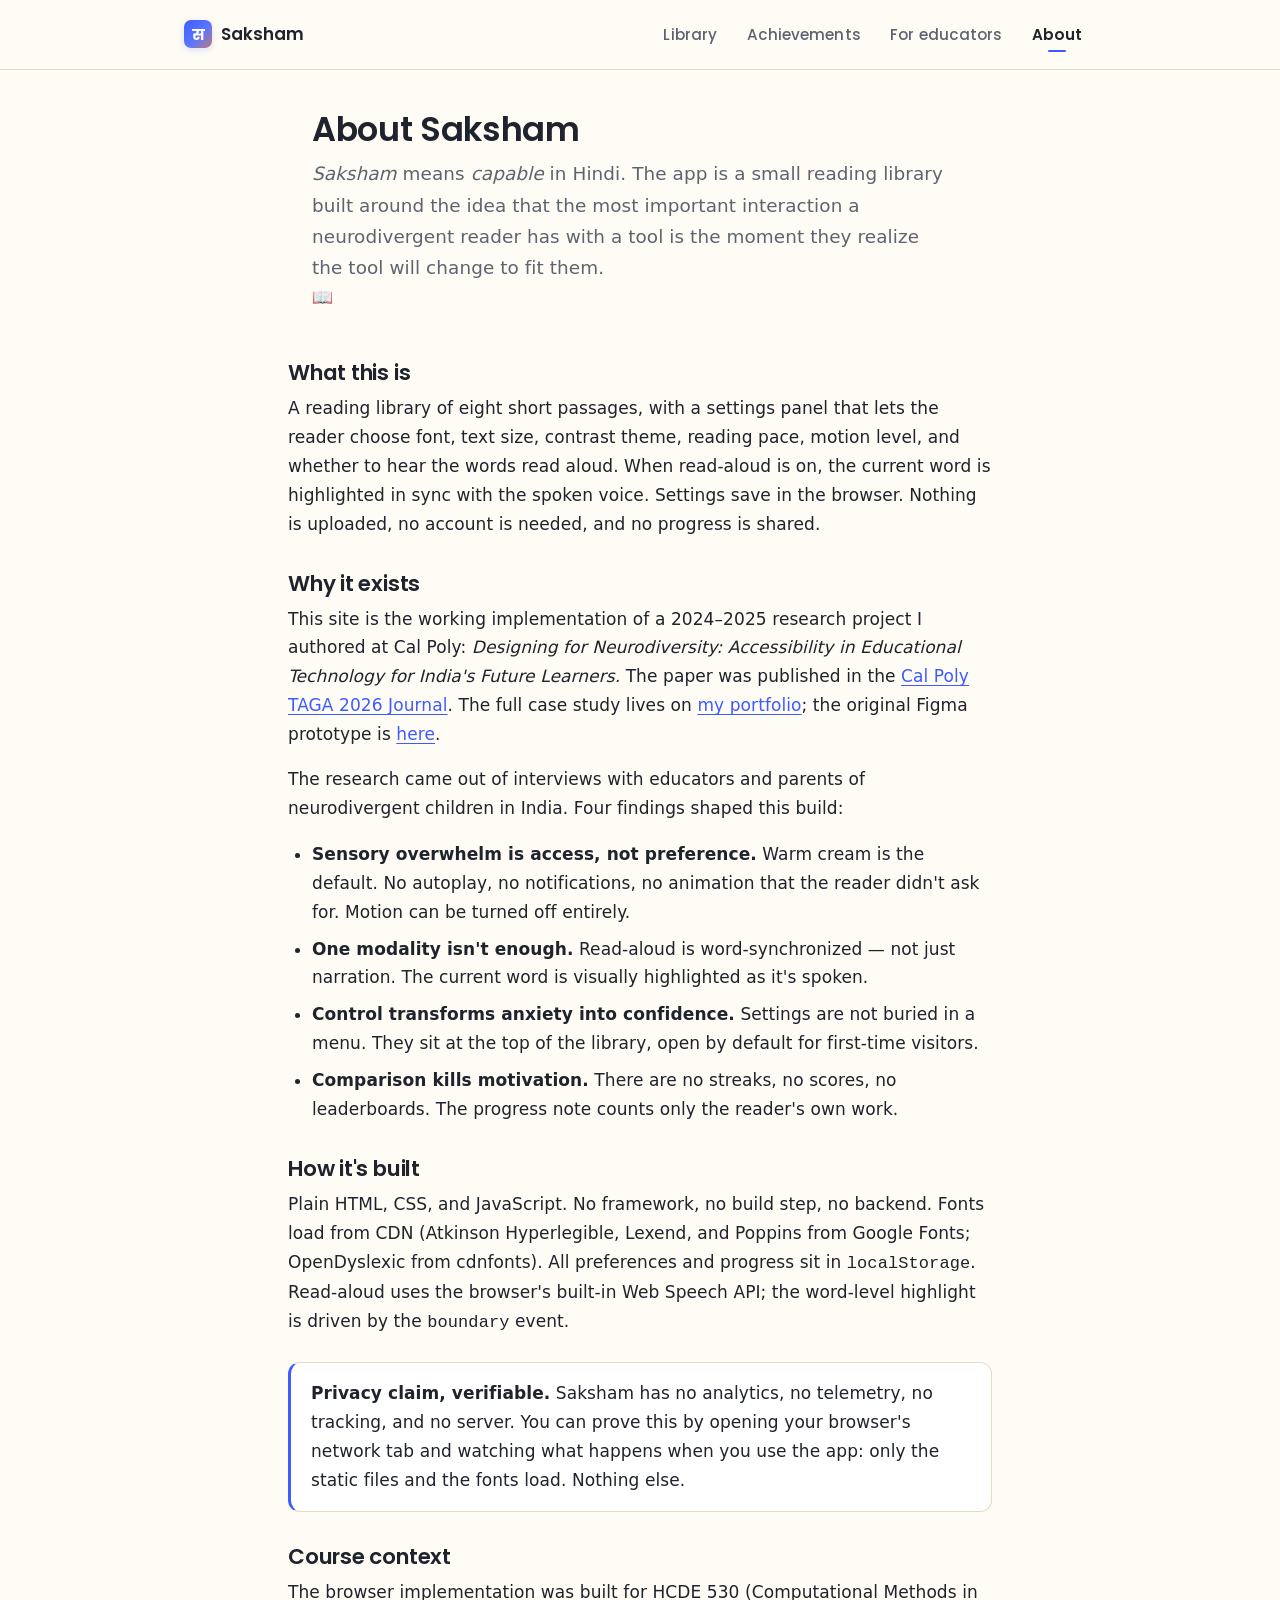
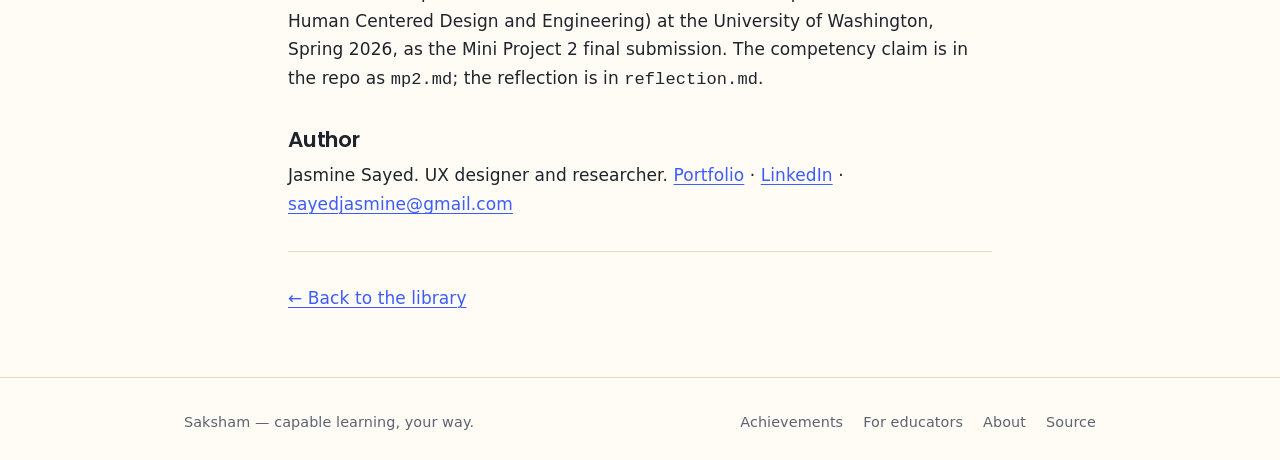
<file: about.html>
<!DOCTYPE html>
<html lang="en">
<head>
<meta charset="UTF-8" />
<meta name="viewport" content="width=device-width, initial-scale=1.0" />
<title>About — Saksham</title>
<meta name="description" content="Saksham means capable in Hindi. A brief account of what this is, why it exists, and how it's built." />

<link rel="preconnect" href="https://fonts.googleapis.com">
<link rel="preconnect" href="https://fonts.gstatic.com" crossorigin>
<link href="https://fonts.googleapis.com/css2?family=Poppins:wght@500;600;700&family=Atkinson+Hyperlegible:wght@400;700&display=swap" rel="stylesheet">
<link rel="stylesheet" href="styles.css">
</head>

<body data-contrast="cream" data-font="lexend" data-size="m" data-motion="full">

<a href="#main" class="skip">Skip to main content</a>

<header class="site-nav" role="banner">
  <div class="nav-inner">
    <a href="index.html" class="brand" aria-label="Saksham home">
      <span class="brand-mark" aria-hidden="true">स</span>
      <span>Saksham</span>
    </a>
    <button class="nav-toggle" aria-expanded="false" aria-controls="primaryNav" id="navToggle">☰ Menu</button>
    <nav class="nav-links" id="primaryNav" aria-label="Primary">
      <a href="index.html">Library</a>
      <a href="achievements.html">Achievements</a>
      <a href="educators.html">For educators</a>
      <a href="about.html" class="current">About</a>
    </nav>
  </div>
</header>

<main id="main" tabindex="-1">

  <div class="page-intro">
    <div class="container">
      <div class="intro-row">
        <div class="intro-text">
          <h1>About Saksham</h1>
          <p class="lede"><em>Saksham</em> means <em>capable</em> in Hindi. The app is a small reading library built around the idea that the most important interaction a neurodivergent reader has with a tool is the moment they realize the tool will change to fit them.</p>
        </div>
        <div class="intro-visual" aria-hidden="true">
          <div class="intro-orb"><span class="intro-emoji">📖</span></div>
        </div>
      </div>
    </div>
  </div>

  <div class="container">
    <div class="prose">

      <h2>What this is</h2>
      <p>A reading library of eight short passages, with a settings panel that lets the reader choose font, text size, contrast theme, reading pace, motion level, and whether to hear the words read aloud. When read-aloud is on, the current word is highlighted in sync with the spoken voice. Settings save in the browser. Nothing is uploaded, no account is needed, and no progress is shared.</p>

      <h2>Why it exists</h2>
      <p>This site is the working implementation of a 2024–2025 research project I authored at Cal Poly: <em>Designing for Neurodiversity: Accessibility in Educational Technology for India's Future Learners.</em> The paper was published in the <a href="https://issuu.com/calpolytaga/docs/cal_poly_taga_2026/132" target="_blank" rel="noopener">Cal Poly TAGA 2026 Journal</a>. The full case study lives on <a href="https://jasminesayedportfolio.com/saksham.html" target="_blank" rel="noopener">my portfolio</a>; the original Figma prototype is <a href="https://www.figma.com/proto/vOScugmTaA0yo2M25I105V/Saksham-App-Design-File?content-scaling=fixed&kind=proto&node-id=2-12798&page-id=0%3A1&scaling=scale-down" target="_blank" rel="noopener">here</a>.</p>

      <p>The research came out of interviews with educators and parents of neurodivergent children in India. Four findings shaped this build:</p>
      <ul>
        <li><strong>Sensory overwhelm is access, not preference.</strong> Warm cream is the default. No autoplay, no notifications, no animation that the reader didn't ask for. Motion can be turned off entirely.</li>
        <li><strong>One modality isn't enough.</strong> Read-aloud is word-synchronized — not just narration. The current word is visually highlighted as it's spoken.</li>
        <li><strong>Control transforms anxiety into confidence.</strong> Settings are not buried in a menu. They sit at the top of the library, open by default for first-time visitors.</li>
        <li><strong>Comparison kills motivation.</strong> There are no streaks, no scores, no leaderboards. The progress note counts only the reader's own work.</li>
      </ul>

      <h2>How it's built</h2>
      <p>Plain HTML, CSS, and JavaScript. No framework, no build step, no backend. Fonts load from CDN (Atkinson Hyperlegible, Lexend, and Poppins from Google Fonts; OpenDyslexic from cdnfonts). All preferences and progress sit in <code>localStorage</code>. Read-aloud uses the browser's built-in Web Speech API; the word-level highlight is driven by the <code>boundary</code> event.</p>

      <div class="panel">
        <p><strong>Privacy claim, verifiable.</strong> Saksham has no analytics, no telemetry, no tracking, and no server. You can prove this by opening your browser's network tab and watching what happens when you use the app: only the static files and the fonts load. Nothing else.</p>
      </div>

      <h2>Course context</h2>
      <p>The browser implementation was built for HCDE 530 (Computational Methods in Human Centered Design and Engineering) at the University of Washington, Spring 2026, as the Mini Project 2 final submission. The competency claim is in the repo as <code>mp2.md</code>; the reflection is in <code>reflection.md</code>.</p>

      <h2>Author</h2>
      <p>Jasmine Sayed. UX designer and researcher. <a href="https://jasminesayedportfolio.com" target="_blank" rel="noopener">Portfolio</a> · <a href="https://www.linkedin.com/in/sayedjasmine" target="_blank" rel="noopener">LinkedIn</a> · <a href="mailto:sayedjasmine@gmail.com">sayedjasmine@gmail.com</a></p>

      <hr class="divider">
      <p><a href="index.html">← Back to the library</a></p>

    </div>
  </div>

</main>

<footer class="site-footer">
  <div class="container">
    <div>Saksham — capable learning, your way.</div>
    <div class="footer-links">
      <a href="achievements.html">Achievements</a>
      <a href="educators.html">For educators</a>
      <a href="about.html">About</a>
      <a href="https://github.com/jsayed23/miniproject2" target="_blank" rel="noopener">Source</a>
    </div>
  </div>
</footer>

<script>
  // Apply saved preferences across the whole site
  try {
    const raw = localStorage.getItem('saksham:v2');
    if (raw) {
      const s = JSON.parse(raw);
      if (s.font) document.body.dataset.font = s.font;
      if (s.size) document.body.dataset.size = s.size;
      if (s.contrast) document.body.dataset.contrast = s.contrast;
      if (s.motion) document.body.dataset.motion = s.motion;
    }
  } catch (e) {}

  const navToggle = document.getElementById('navToggle');
  const navLinks = document.getElementById('primaryNav');
  if (navToggle && navLinks) {
    navToggle.addEventListener('click', () => {
      const open = navLinks.classList.toggle('open');
      navToggle.setAttribute('aria-expanded', open ? 'true' : 'false');
    });
  }
</script>
</body>
</html>
</file>
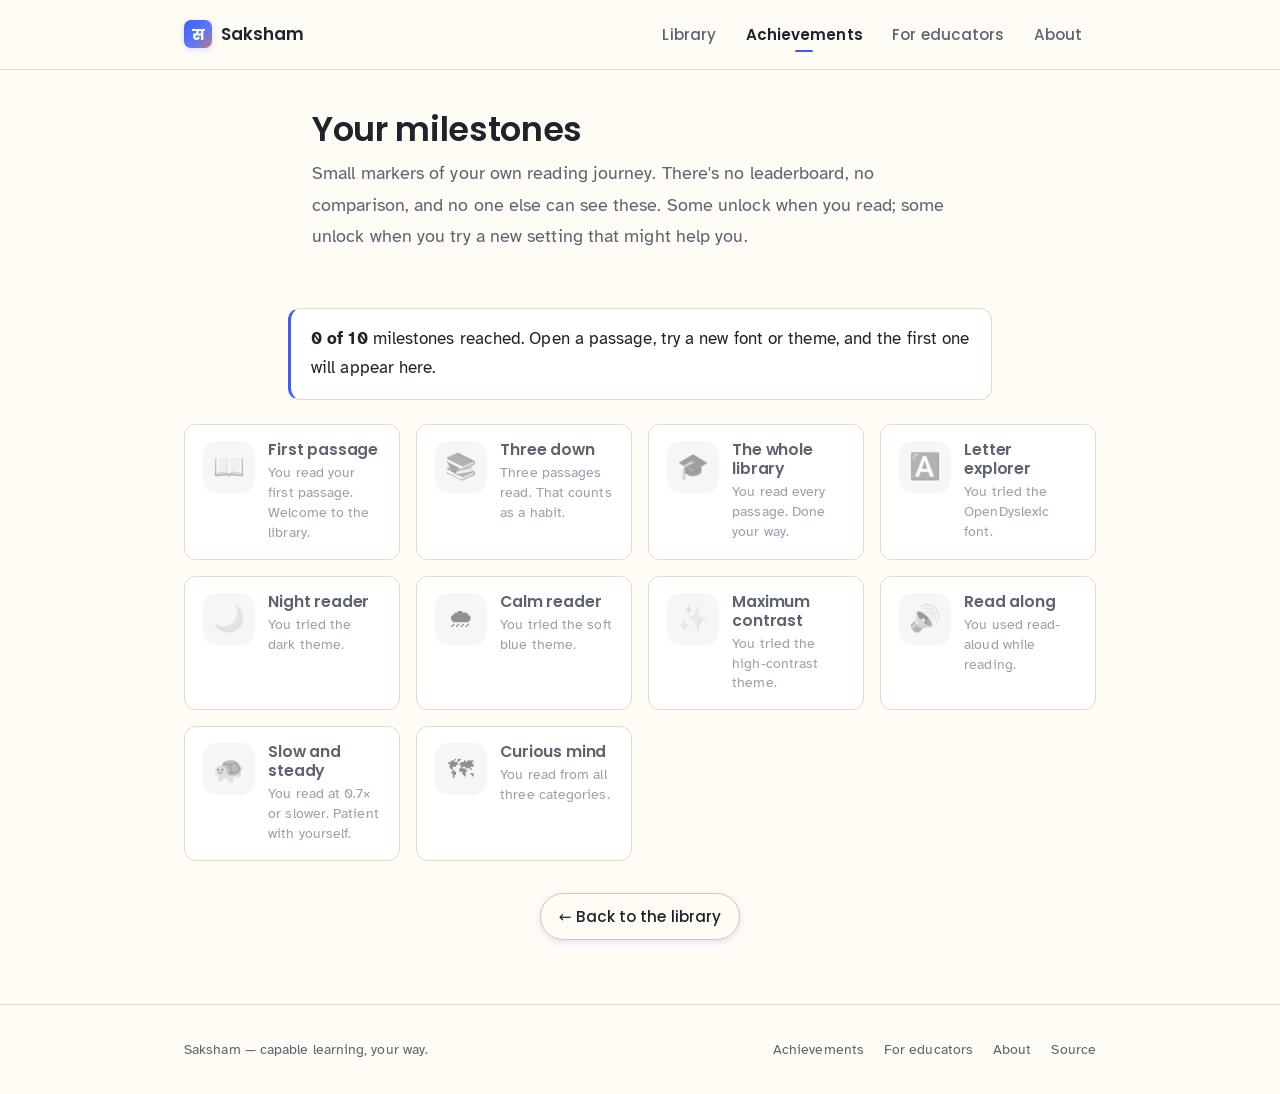
<file: achievements.html>
<!DOCTYPE html>
<html lang="en">
<head>
<meta charset="UTF-8" />
<meta name="viewport" content="width=device-width, initial-scale=1.0" />
<title>Achievements — Saksham</title>
<meta name="description" content="Your personal milestones. No comparison, no leaderboards, no ranks — only your own reading journey." />

<link rel="preconnect" href="https://fonts.googleapis.com">
<link rel="preconnect" href="https://fonts.gstatic.com" crossorigin>
<link href="https://fonts.googleapis.com/css2?family=Poppins:wght@500;600;700&family=Atkinson+Hyperlegible:wght@400;700&display=swap" rel="stylesheet">
<link rel="stylesheet" href="styles.css">
</head>

<body data-contrast="cream" data-font="atkinson" data-size="m" data-motion="full">

<a href="#main" class="skip">Skip to main content</a>

<header class="site-nav" role="banner">
  <div class="nav-inner">
    <a href="index.html" class="brand" aria-label="Saksham home">
      <span class="brand-mark" aria-hidden="true">स</span>
      <span>Saksham</span>
    </a>
    <button class="nav-toggle" aria-expanded="false" aria-controls="primaryNav" id="navToggle">☰ Menu</button>
    <nav class="nav-links" id="primaryNav" aria-label="Primary">
      <a href="index.html">Library</a>
      <a href="achievements.html" class="current">Achievements</a>
      <a href="educators.html">For educators</a>
      <a href="about.html">About</a>
    </nav>
  </div>
</header>

<main id="main" tabindex="-1">

  <div class="page-intro">
    <div class="container">
      <h1>Your milestones</h1>
      <p class="lede">Small markers of your own reading journey. There's no leaderboard, no comparison, and no one else can see these. Some unlock when you read; some unlock when you try a new setting that might help you.</p>
      <div class="hero-books intro-books" aria-hidden="true"><span style="height:52px;background:#3D5CFF;"></span><span style="height:44px;background:#FF7C24;"></span><span style="height:56px;background:#2F8F6E;"></span><span style="height:40px;background:#E66B8E;"></span><span style="height:50px;background:#FFB400;"></span><span style="height:46px;background:#6E45B5;"></span><span style="height:38px;background:#3D5CFF;"></span><span style="height:54px;background:#2F8F6E;"></span><span style="height:48px;background:#FF7C24;"></span><span style="height:42px;background:#9B7BC9;"></span><span style="height:50px;background:#E66B8E;"></span></div>
    </div>
  </div>

  <div class="container">
    <div class="prose">
      <div id="summary" class="panel"></div>
    </div>

    <div class="badge-grid" id="badgeGrid" role="list"></div>

    <p style="margin: 2rem 0; text-align: center;">
      <a href="index.html" class="btn ghost">← Back to the library</a>
    </p>
  </div>

</main>

<footer class="site-footer">
  <div class="container">
    <div>Saksham — capable learning, your way.</div>
    <div class="footer-links">
      <a href="achievements.html">Achievements</a>
      <a href="educators.html">For educators</a>
      <a href="about.html">About</a>
      <a href="https://github.com/jsayed23/miniproject2" target="_blank" rel="noopener">Source</a>
    </div>
  </div>
</footer>

<script>
/* Apply saved preferences across the whole site */
let state = { font: 'atkinson', size: 'm', contrast: 'cream', motion: 'full', read: {}, achievements: {}, triedFonts: ['atkinson'], triedContrasts: ['cream'], usedAudioOnce: false, minPace: 0.9 };
try {
  const raw = localStorage.getItem('saksham:v3') || localStorage.getItem('saksham:v2');
  if (raw) {
    const s = JSON.parse(raw);
    Object.assign(state, s);
    state.read = s.read || {};
    state.achievements = s.achievements || {};
    state.triedFonts = s.triedFonts || ['atkinson'];
    state.triedContrasts = s.triedContrasts || ['cream'];
  }
} catch (e) {}
document.body.dataset.font = state.font;
document.body.dataset.size = state.size;
document.body.dataset.contrast = state.contrast;
document.body.dataset.motion = state.motion;

const ACHIEVEMENTS = [
  { id: 'first-read',     icon: '📖', title: 'First passage',     desc: 'You read your first passage. Welcome to the library.' },
  { id: 'three-read',     icon: '📚', title: 'Three down',        desc: 'Three passages read. That counts as a habit.' },
  { id: 'all-read',       icon: '🎓', title: 'The whole library', desc: 'You read every passage. Done your way.' },
  { id: 'tried-opendys',  icon: '🅰️', title: 'Letter explorer',  desc: 'You tried the OpenDyslexic font.' },
  { id: 'tried-dark',     icon: '🌙', title: 'Night reader',      desc: 'You tried the dark theme.' },
  { id: 'tried-soft',     icon: '🌧', title: 'Calm reader',       desc: 'You tried the soft blue theme.' },
  { id: 'tried-high',     icon: '✨', title: 'Maximum contrast',  desc: 'You tried the high-contrast theme.' },
  { id: 'used-audio',     icon: '🔊', title: 'Read along',        desc: 'You used read-aloud while reading.' },
  { id: 'slow-pace',      icon: '🐢', title: 'Slow and steady',   desc: 'You read at 0.7× or slower. Patient with yourself.' },
  { id: 'all-cats',       icon: '🗺',  title: 'Curious mind',     desc: 'You read from all three categories.' }
];

const unlockedCount = Object.keys(state.achievements).length;
const total = ACHIEVEMENTS.length;

document.getElementById('summary').innerHTML = `
  <p style="margin: 0;"><strong>${unlockedCount} of ${total}</strong> milestones reached.
  ${unlockedCount === 0 ? "Open a passage, try a new font or theme, and the first one will appear here." :
    unlockedCount < total ? "Keep going at your own pace. The rest will arrive when you're ready." :
    "You've reached every milestone in this build. Thank you for trying Saksham."}</p>
`;

const grid = document.getElementById('badgeGrid');
grid.innerHTML = ACHIEVEMENTS.map(a => {
  const unlockedAt = state.achievements[a.id];
  const unlocked = !!unlockedAt;
  const when = unlocked ? new Date(unlockedAt).toLocaleDateString() : '';
  return `
    <div class="badge ${unlocked ? 'unlocked' : 'locked'}" role="listitem">
      <div class="badge-icon" aria-hidden="true">${a.icon}</div>
      <div>
        <h3>${a.title}</h3>
        <p>${a.desc}</p>
        ${unlocked ? `<span class="when">Unlocked ${when}</span>` : ''}
      </div>
    </div>
  `;
}).join('');

// Mobile nav
const navToggle = document.getElementById('navToggle');
const navLinks = document.getElementById('primaryNav');
if (navToggle && navLinks) {
  navToggle.addEventListener('click', () => {
    const open = navLinks.classList.toggle('open');
    navToggle.setAttribute('aria-expanded', open ? 'true' : 'false');
  });
}
</script>

</body>
</html>
</file>
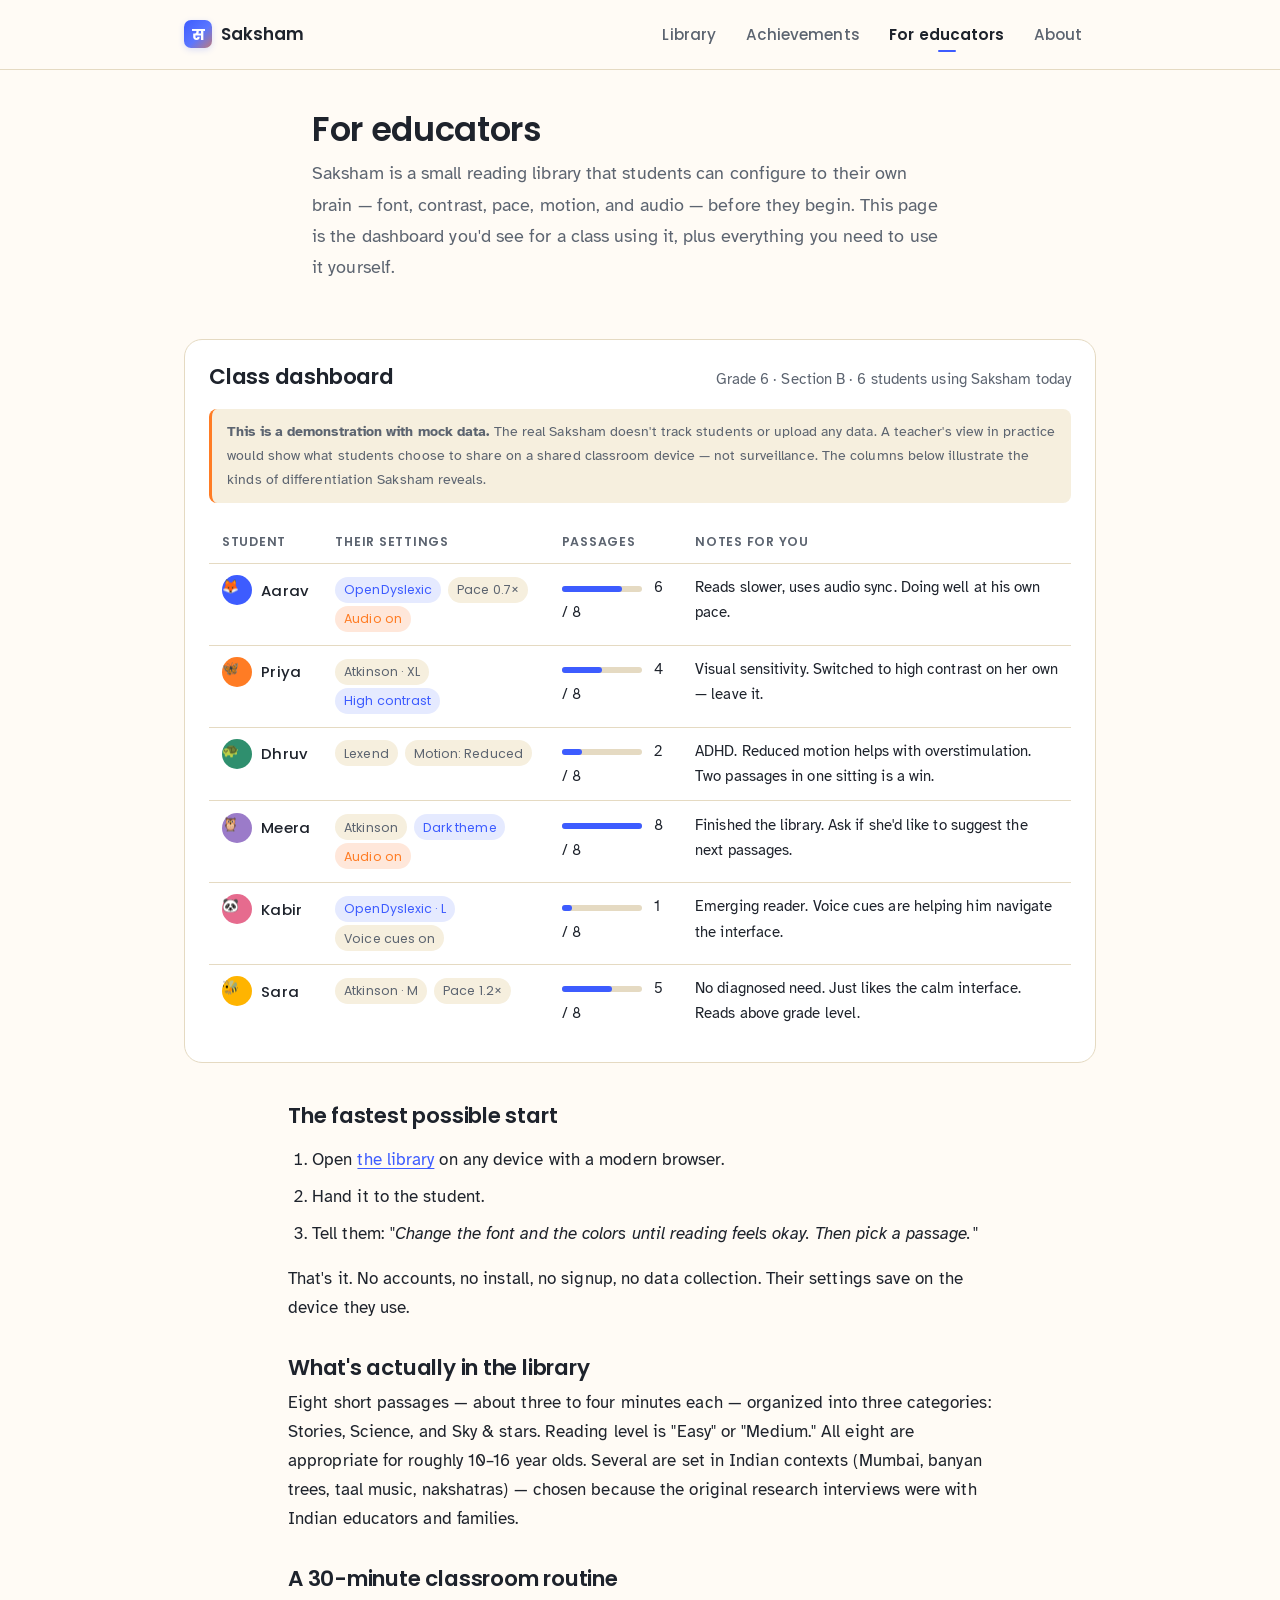
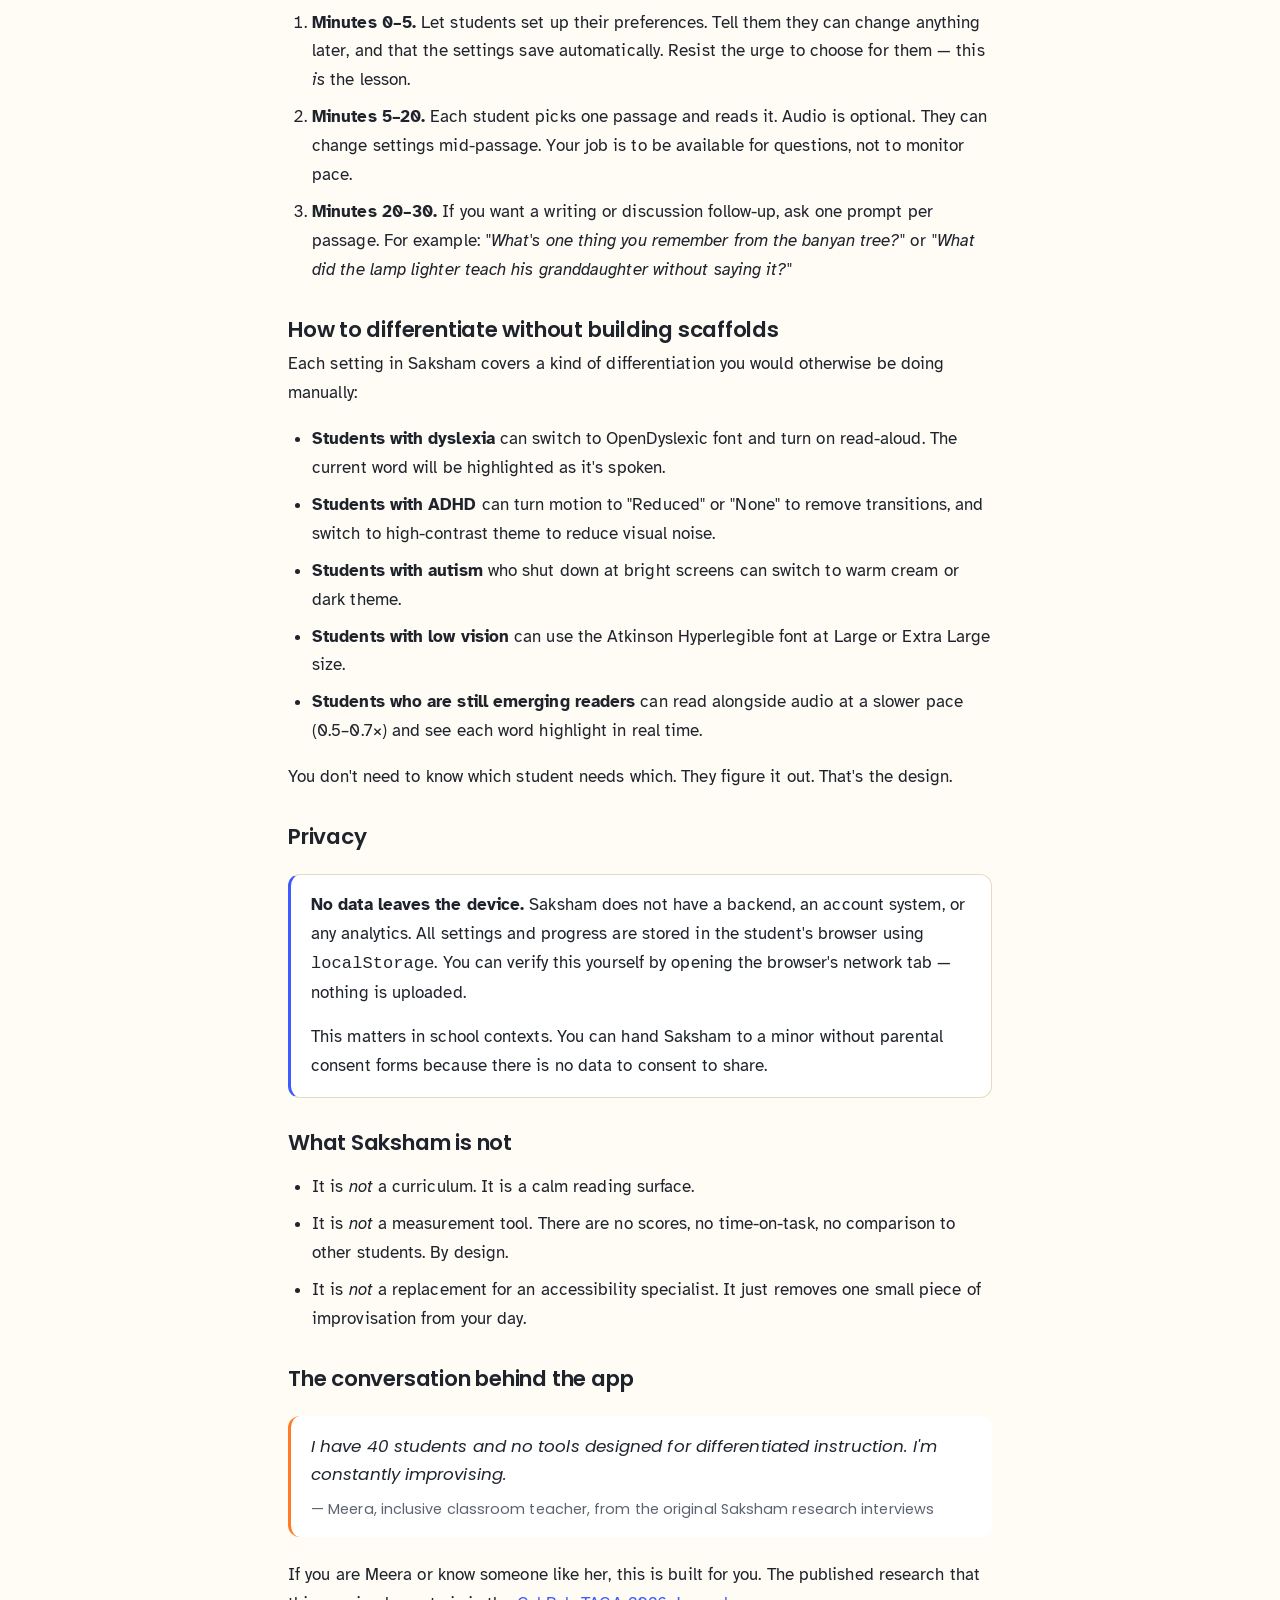
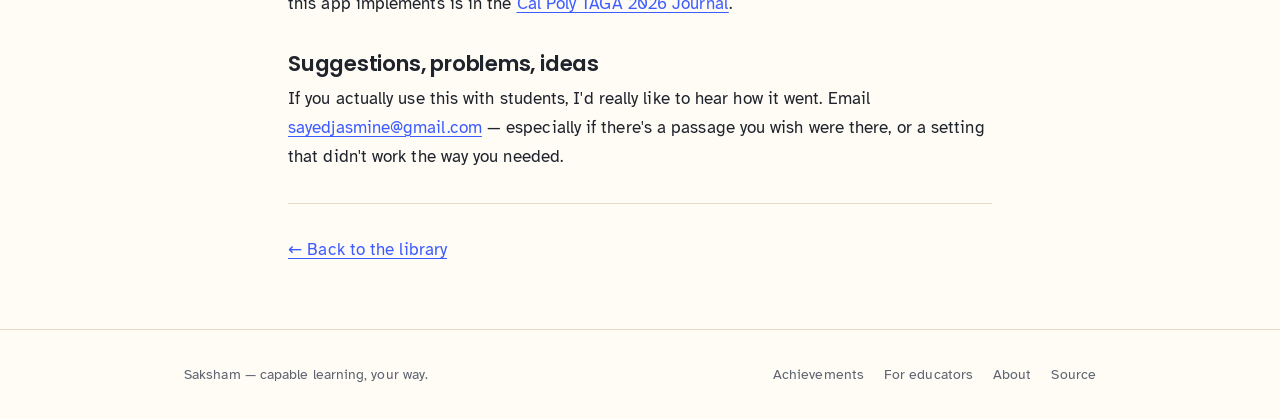
<file: educators.html>
<!DOCTYPE html>
<html lang="en">
<head>
<meta charset="UTF-8" />
<meta name="viewport" content="width=device-width, initial-scale=1.0" />
<title>For educators — Saksham</title>
<meta name="description" content="How to use Saksham with neurodivergent students. Quick start, classroom routine, differentiation guide, and privacy notes — written for teachers who already have too much to do." />

<link rel="preconnect" href="https://fonts.googleapis.com">
<link rel="preconnect" href="https://fonts.gstatic.com" crossorigin>
<link href="https://fonts.googleapis.com/css2?family=Poppins:wght@500;600;700&family=Atkinson+Hyperlegible:wght@400;700&display=swap" rel="stylesheet">
<link rel="stylesheet" href="styles.css">
</head>

<body data-contrast="cream" data-font="atkinson" data-size="m" data-motion="full">

<a href="#main" class="skip">Skip to main content</a>

<header class="site-nav" role="banner">
  <div class="nav-inner">
    <a href="index.html" class="brand" aria-label="Saksham home">
      <span class="brand-mark" aria-hidden="true">स</span>
      <span>Saksham</span>
    </a>
    <button class="nav-toggle" aria-expanded="false" aria-controls="primaryNav" id="navToggle">☰ Menu</button>
    <nav class="nav-links" id="primaryNav" aria-label="Primary">
      <a href="index.html">Library</a>
      <a href="achievements.html">Achievements</a>
      <a href="educators.html" class="current">For educators</a>
      <a href="about.html">About</a>
    </nav>
  </div>
</header>

<main id="main" tabindex="-1">

  <div class="page-intro">
    <div class="container">
      <h1>For educators</h1>
      <p class="lede">Saksham is a small reading library that students can configure to their own brain — font, contrast, pace, motion, and audio — before they begin. This page is the dashboard you'd see for a class using it, plus everything you need to use it yourself.</p>
      <div class="hero-books intro-books" aria-hidden="true"><span style="height:52px;background:#3D5CFF;"></span><span style="height:44px;background:#FF7C24;"></span><span style="height:56px;background:#2F8F6E;"></span><span style="height:40px;background:#E66B8E;"></span><span style="height:50px;background:#FFB400;"></span><span style="height:46px;background:#6E45B5;"></span><span style="height:38px;background:#3D5CFF;"></span><span style="height:54px;background:#2F8F6E;"></span><span style="height:48px;background:#FF7C24;"></span><span style="height:42px;background:#9B7BC9;"></span><span style="height:50px;background:#E66B8E;"></span></div>
    </div>
  </div>

  <!-- TEACHER DASHBOARD (mock class data demonstrating the differentiation Saksham enables) -->
  <div class="container">
    <div class="teacher-panel">
      <div class="head">
        <h2>Class dashboard</h2>
        <span class="class-meta">Grade 6 · Section B · 6 students using Saksham today</span>
      </div>
      <div class="demo-note">
        <strong>This is a demonstration with mock data.</strong> The real Saksham doesn't track students or upload any data. A teacher's view in practice would show what students choose to share on a shared classroom device — not surveillance. The columns below illustrate the kinds of differentiation Saksham reveals.
      </div>

      <table class="roster" aria-label="Class reading dashboard">
        <thead>
          <tr>
            <th scope="col">Student</th>
            <th scope="col">Their settings</th>
            <th scope="col">Passages</th>
            <th scope="col">Notes for you</th>
          </tr>
        </thead>
        <tbody>
          <tr>
            <td data-lbl="Student">
              <div class="student"><span class="avatar av-blue" aria-hidden="true">🦊</span>Aarav</div>
            </td>
            <td data-lbl="Settings">
              <span class="tag accent">OpenDyslexic</span>
              <span class="tag">Pace 0.7×</span>
              <span class="tag warm">Audio on</span>
            </td>
            <td data-lbl="Read">
              <span class="progress-bar"><span class="fill" style="width: 75%"></span></span> 6 / 8
            </td>
            <td data-lbl="Notes">Reads slower, uses audio sync. Doing well at his own pace.</td>
          </tr>
          <tr>
            <td data-lbl="Student">
              <div class="student"><span class="avatar av-warm" aria-hidden="true">🦋</span>Priya</div>
            </td>
            <td data-lbl="Settings">
              <span class="tag">Atkinson · XL</span>
              <span class="tag accent">High contrast</span>
            </td>
            <td data-lbl="Read">
              <span class="progress-bar"><span class="fill" style="width: 50%"></span></span> 4 / 8
            </td>
            <td data-lbl="Notes">Visual sensitivity. Switched to high contrast on her own — leave it.</td>
          </tr>
          <tr>
            <td data-lbl="Student">
              <div class="student"><span class="avatar av-green" aria-hidden="true">🐢</span>Dhruv</div>
            </td>
            <td data-lbl="Settings">
              <span class="tag">Lexend</span>
              <span class="tag">Motion: Reduced</span>
            </td>
            <td data-lbl="Read">
              <span class="progress-bar"><span class="fill" style="width: 25%"></span></span> 2 / 8
            </td>
            <td data-lbl="Notes">ADHD. Reduced motion helps with overstimulation. Two passages in one sitting is a win.</td>
          </tr>
          <tr>
            <td data-lbl="Student">
              <div class="student"><span class="avatar av-lav" aria-hidden="true">🦉</span>Meera</div>
            </td>
            <td data-lbl="Settings">
              <span class="tag">Atkinson</span>
              <span class="tag accent">Dark theme</span>
              <span class="tag warm">Audio on</span>
            </td>
            <td data-lbl="Read">
              <span class="progress-bar"><span class="fill" style="width: 100%"></span></span> 8 / 8
            </td>
            <td data-lbl="Notes">Finished the library. Ask if she'd like to suggest the next passages.</td>
          </tr>
          <tr>
            <td data-lbl="Student">
              <div class="student"><span class="avatar av-rose" aria-hidden="true">🐼</span>Kabir</div>
            </td>
            <td data-lbl="Settings">
              <span class="tag accent">OpenDyslexic · L</span>
              <span class="tag">Voice cues on</span>
            </td>
            <td data-lbl="Read">
              <span class="progress-bar"><span class="fill" style="width: 12.5%"></span></span> 1 / 8
            </td>
            <td data-lbl="Notes">Emerging reader. Voice cues are helping him navigate the interface.</td>
          </tr>
          <tr>
            <td data-lbl="Student">
              <div class="student"><span class="avatar av-sun" aria-hidden="true">🐝</span>Sara</div>
            </td>
            <td data-lbl="Settings">
              <span class="tag">Atkinson · M</span>
              <span class="tag">Pace 1.2×</span>
            </td>
            <td data-lbl="Read">
              <span class="progress-bar"><span class="fill" style="width: 62.5%"></span></span> 5 / 8
            </td>
            <td data-lbl="Notes">No diagnosed need. Just likes the calm interface. Reads above grade level.</td>
          </tr>
        </tbody>
      </table>
    </div>
  </div>

  <div class="container">
    <div class="prose">

      <h2>The fastest possible start</h2>
      <ol>
        <li>Open <a href="index.html">the library</a> on any device with a modern browser.</li>
        <li>Hand it to the student.</li>
        <li>Tell them: <em>"Change the font and the colors until reading feels okay. Then pick a passage."</em></li>
      </ol>
      <p>That's it. No accounts, no install, no signup, no data collection. Their settings save on the device they use.</p>

      <h2>What's actually in the library</h2>
      <p>Eight short passages — about three to four minutes each — organized into three categories: Stories, Science, and Sky &amp; stars. Reading level is "Easy" or "Medium." All eight are appropriate for roughly 10–16 year olds. Several are set in Indian contexts (Mumbai, banyan trees, taal music, nakshatras) — chosen because the original research interviews were with Indian educators and families.</p>

      <h2>A 30-minute classroom routine</h2>
      <ol>
        <li><strong>Minutes 0–5.</strong> Let students set up their preferences. Tell them they can change anything later, and that the settings save automatically. Resist the urge to choose for them — this <em>is</em> the lesson.</li>
        <li><strong>Minutes 5–20.</strong> Each student picks one passage and reads it. Audio is optional. They can change settings mid-passage. Your job is to be available for questions, not to monitor pace.</li>
        <li><strong>Minutes 20–30.</strong> If you want a writing or discussion follow-up, ask one prompt per passage. For example: <em>"What's one thing you remember from the banyan tree?"</em> or <em>"What did the lamp lighter teach his granddaughter without saying it?"</em></li>
      </ol>

      <h2>How to differentiate without building scaffolds</h2>
      <p>Each setting in Saksham covers a kind of differentiation you would otherwise be doing manually:</p>
      <ul>
        <li><strong>Students with dyslexia</strong> can switch to OpenDyslexic font and turn on read-aloud. The current word will be highlighted as it's spoken.</li>
        <li><strong>Students with ADHD</strong> can turn motion to "Reduced" or "None" to remove transitions, and switch to high-contrast theme to reduce visual noise.</li>
        <li><strong>Students with autism</strong> who shut down at bright screens can switch to warm cream or dark theme.</li>
        <li><strong>Students with low vision</strong> can use the Atkinson Hyperlegible font at Large or Extra Large size.</li>
        <li><strong>Students who are still emerging readers</strong> can read alongside audio at a slower pace (0.5–0.7×) and see each word highlight in real time.</li>
      </ul>
      <p>You don't need to know which student needs which. They figure it out. That's the design.</p>

      <h2>Privacy</h2>
      <div class="panel">
        <p><strong>No data leaves the device.</strong> Saksham does not have a backend, an account system, or any analytics. All settings and progress are stored in the student's browser using <code>localStorage</code>. You can verify this yourself by opening the browser's network tab — nothing is uploaded.</p>
        <p>This matters in school contexts. You can hand Saksham to a minor without parental consent forms because there is no data to consent to share.</p>
      </div>

      <h2>What Saksham is not</h2>
      <ul>
        <li>It is <em>not</em> a curriculum. It is a calm reading surface.</li>
        <li>It is <em>not</em> a measurement tool. There are no scores, no time-on-task, no comparison to other students. By design.</li>
        <li>It is <em>not</em> a replacement for an accessibility specialist. It just removes one small piece of improvisation from your day.</li>
      </ul>

      <h2>The conversation behind the app</h2>
      <blockquote>
        I have 40 students and no tools designed for differentiated instruction. I'm constantly improvising.
        <cite>— Meera, inclusive classroom teacher, from the original Saksham research interviews</cite>
      </blockquote>
      <p>If you are Meera or know someone like her, this is built for you. The published research that this app implements is in the <a href="https://issuu.com/calpolytaga/docs/cal_poly_taga_2026/132" target="_blank" rel="noopener">Cal Poly TAGA 2026 Journal</a>.</p>

      <h2>Suggestions, problems, ideas</h2>
      <p>If you actually use this with students, I'd really like to hear how it went. Email <a href="mailto:sayedjasmine@gmail.com">sayedjasmine@gmail.com</a> — especially if there's a passage you wish were there, or a setting that didn't work the way you needed.</p>

      <hr class="divider">
      <p><a href="index.html">← Back to the library</a></p>

    </div>
  </div>

</main>

<footer class="site-footer">
  <div class="container">
    <div>Saksham — capable learning, your way.</div>
    <div class="footer-links">
      <a href="achievements.html">Achievements</a>
      <a href="educators.html">For educators</a>
      <a href="about.html">About</a>
      <a href="https://github.com/jsayed23/miniproject2" target="_blank" rel="noopener">Source</a>
    </div>
  </div>
</footer>

<script>
  // Apply saved preferences across the whole site
  try {
    const raw = localStorage.getItem('saksham:v2');
    if (raw) {
      const s = JSON.parse(raw);
      if (s.font) document.body.dataset.font = s.font;
      if (s.size) document.body.dataset.size = s.size;
      if (s.contrast) document.body.dataset.contrast = s.contrast;
      if (s.motion) document.body.dataset.motion = s.motion;
    }
  } catch (e) {}

  // Mobile nav
  const navToggle = document.getElementById('navToggle');
  const navLinks = document.getElementById('primaryNav');
  if (navToggle && navLinks) {
    navToggle.addEventListener('click', () => {
      const open = navLinks.classList.toggle('open');
      navToggle.setAttribute('aria-expanded', open ? 'true' : 'false');
    });
  }
</script>
</body>
</html>
</file>
<file: styles.css>
/* ==========================================================================
   SAKSHAM — Site styles
   A reading tool for neurodivergent learners. The whole site respects the
   reader's font, contrast, motion, and size preferences — not just the
   reading app. The look is intentionally quiet: no gradients, no animated
   decorations, no marketing chrome. Reading is the product.
   ========================================================================== */

:root {
  /* Saksham palette — used sparingly */
  --c-accent: #3D5CFF;
  --c-accent-soft: #E5EAFF;
  --c-warm: #FF7C24;
  --c-warm-soft: #FFE7DA;
  --c-sun: #FFD301;

  /* Cream theme (default) */
  --bg: #FFFBF5;
  --bg-soft: #F6EFDE;
  --bg-card: #FFFFFF;
  --ink: #1E232C;
  --ink-soft: #5C6470;
  --ink-faint: #98A0AE;
  --line: #E5DAC2;
  --line-strong: #D5C7AB;
  --focus: var(--c-accent);
  --accent: var(--c-accent);
  --accent-soft: var(--c-accent-soft);

  --radius: 12px;
  --radius-lg: 18px;

  --font-brand: 'Poppins', system-ui, sans-serif;
  --font-body: 'Atkinson Hyperlegible', system-ui, sans-serif;

  --size-body: 1.0625rem;
  --line-height: 1.7;
  --letter-spacing: 0.005em;

  --motion-scale: 1;
  --container: 60rem;
  --container-narrow: 44rem;
}

/* User-controlled themes (apply to whole site) */
body[data-contrast="cream"] {
  --bg: #FFFBF5; --bg-soft: #F6EFDE; --bg-card: #FFFFFF;
  --ink: #1E232C; --ink-soft: #5C6470;
  --line: #E5DAC2; --line-strong: #D5C7AB;
  --accent: #3D5CFF; --accent-soft: #E5EAFF;
}
body[data-contrast="soft"] {
  --bg: #F1F4FB; --bg-soft: #E4EAF4; --bg-card: #FFFFFF;
  --ink: #1E232C; --ink-soft: #4B5563;
  --line: #D2DCEA; --line-strong: #B5C2D6;
  --accent: #3D5CFF; --accent-soft: #DDE3F7;
}
body[data-contrast="dark"] {
  --bg: #14181F; --bg-soft: #1B212B; --bg-card: #1F2530;
  --ink: #ECEFF4; --ink-soft: #B9C0CC;
  --line: #2A3140; --line-strong: #394154;
  --accent: #8699FF; --accent-soft: #25304A;
}
body[data-contrast="high"] {
  --bg: #000000; --bg-soft: #0A0A0A; --bg-card: #000000;
  --ink: #FFFFFF; --ink-soft: #FFD301;
  --line: #FFFFFF; --line-strong: #FFD301;
  --accent: #FFD301; --accent-soft: #2D2A00;
}

/* User-controlled fonts */
body[data-font="atkinson"] { --font-body: 'Atkinson Hyperlegible', system-ui, sans-serif; }
body[data-font="lexend"]   { --font-body: 'Lexend', system-ui, sans-serif; }
body[data-font="opendys"]  { --font-body: 'OpenDyslexic', 'Atkinson Hyperlegible', sans-serif; }
body[data-font="system"]   { --font-body: ui-sans-serif, system-ui, sans-serif; }

/* User-controlled sizes */
body[data-size="m"]  { --size-body: 1.0625rem; }
body[data-size="l"]  { --size-body: 1.1875rem; }
body[data-size="xl"] { --size-body: 1.375rem; }

/* User-controlled motion */
body[data-motion="full"]    { --motion-scale: 1; }
body[data-motion="reduced"] { --motion-scale: 0.4; }
body[data-motion="none"]    { --motion-scale: 0; }
@media (prefers-reduced-motion: reduce) {
  :root { --motion-scale: 0; }
}

/* ---------- RESET ---------- */
*, *::before, *::after { box-sizing: border-box; }
html, body { margin: 0; padding: 0; }
img { max-width: 100%; display: block; }
button { font: inherit; }

body {
  background: var(--bg);
  color: var(--ink);
  font-family: var(--font-body);
  font-size: var(--size-body);
  line-height: var(--line-height);
  letter-spacing: var(--letter-spacing);
  -webkit-font-smoothing: antialiased;
  min-height: 100vh;
  transition: background-color calc(0.2s * var(--motion-scale)) ease,
              color calc(0.2s * var(--motion-scale)) ease;
}

/* Typography */
h1, h2, h3, h4 {
  font-family: var(--font-brand);
  color: var(--ink);
  line-height: 1.2;
  letter-spacing: -0.01em;
  margin: 0 0 0.5rem;
}
h1 { font-size: 1.85rem; font-weight: 600; }
h2 { font-size: 1.35rem; font-weight: 600; }
h3 { font-size: 1.1rem; font-weight: 600; }
h4 {
  font-size: 0.78rem; font-weight: 600;
  letter-spacing: 0.08em; text-transform: uppercase;
  color: var(--ink-soft);
}

p { margin: 0 0 1rem; }
p:last-child { margin-bottom: 0; }
p.lede {
  color: var(--ink-soft);
  font-size: 1.05rem;
  max-width: 36rem;
}

a {
  color: var(--accent);
  text-decoration-thickness: 1px;
  text-underline-offset: 3px;
}
a:hover { text-decoration-thickness: 2px; }

/* ---------- ACCESSIBILITY UTILITIES ---------- */
.sr-only {
  position: absolute; width: 1px; height: 1px; padding: 0; margin: -1px;
  overflow: hidden; clip: rect(0,0,0,0); white-space: nowrap; border: 0;
}
.skip {
  position: absolute; left: -9999px; top: 0;
  background: var(--accent); color: var(--bg);
  padding: 0.6rem 1rem; border-radius: 0 0 var(--radius) 0;
  text-decoration: none; font-weight: 600;
  z-index: 1000;
}
.skip:focus { left: 0; }
:focus-visible {
  outline: 2px solid var(--focus);
  outline-offset: 3px;
  border-radius: 4px;
}

/* ---------- LAYOUT ---------- */
.container {
  width: 100%;
  max-width: var(--container);
  margin: 0 auto;
  padding: 0 1.5rem;
}
.container.narrow { max-width: var(--container-narrow); }

section.section { padding: 3rem 0; }
section.section.tight { padding: 1.5rem 0; }

/* ---------- TOP NAV ---------- */
.site-nav {
  border-bottom: 1px solid var(--line);
  background: var(--bg);
  position: sticky; top: 0; z-index: 50;
}
.site-nav .nav-inner {
  display: flex; align-items: center; justify-content: space-between;
  gap: 1rem; padding: 0.9rem 1.5rem;
  max-width: var(--container); margin: 0 auto;
}
.brand {
  display: inline-flex; align-items: center; gap: 0.55rem;
  font-family: var(--font-brand); font-weight: 600;
  color: var(--ink); text-decoration: none;
  font-size: 1.05rem;
}
.brand-mark {
  width: 28px; height: 28px; border-radius: 7px;
  background: linear-gradient(135deg, var(--c-accent) 0%, #5B76FF 55%, var(--c-warm) 130%);
  color: #fff;
  display: inline-flex; align-items: center; justify-content: center;
  font-family: var(--font-brand); font-weight: 700; font-size: 0.95rem;
  letter-spacing: -0.02em;
  box-shadow: 0 2px 6px rgba(61,92,255,0.18);
}
body[data-contrast="high"] .brand-mark {
  background: var(--c-sun); color: #000; box-shadow: none;
}
body[data-contrast="high"] .brand-mark { color: #000; }

.nav-links { display: flex; align-items: center; gap: 0.15rem; flex-wrap: wrap; }
.nav-links a {
  color: var(--ink-soft); text-decoration: none;
  padding: 0.45rem 0.85rem; border-radius: 999px;
  font-family: var(--font-brand); font-weight: 500; font-size: 0.95rem;
  transition: background-color calc(0.15s * var(--motion-scale)) ease,
              color calc(0.15s * var(--motion-scale)) ease;
}
.nav-links a:hover { background: var(--bg-soft); color: var(--ink); }
.nav-links a.current { color: var(--ink); font-weight: 600; }
.nav-links a.current::after {
  content: ""; display: block; height: 2px; margin: 0.15rem auto -0.3rem;
  width: 18px; background: var(--accent); border-radius: 2px;
}

.nav-toggle {
  display: none;
  background: var(--bg-card); border: 1px solid var(--line);
  border-radius: 8px; padding: 0.45rem 0.7rem;
  color: var(--ink); cursor: pointer; font-family: var(--font-brand);
}
@media (max-width: 720px) {
  .nav-toggle { display: inline-flex; align-items: center; gap: 0.35rem; }
  .nav-links {
    width: 100%;
    flex-direction: column; align-items: stretch;
    gap: 0.15rem;
    padding-top: 0.5rem;
    display: none;
  }
  .nav-links.open { display: flex; }
  .nav-links a.current::after { display: none; }
  .nav-links a.current { background: var(--bg-soft); }
  .site-nav .nav-inner { flex-wrap: wrap; }
}

/* ---------- BUTTONS ---------- */
.btn {
  display: inline-flex; align-items: center; gap: 0.45rem;
  background: var(--accent);
  background-image: linear-gradient(135deg, var(--c-accent) 0%, #5B76FF 100%);
  color: #fff;
  border: 1px solid var(--c-accent);
  padding: 0.6rem 1.1rem; border-radius: 999px;
  font-family: var(--font-brand); font-weight: 500; font-size: 0.95rem;
  text-decoration: none; cursor: pointer;
  box-shadow: 0 1px 0 rgba(255,255,255,0.15) inset, 0 2px 6px rgba(61,92,255,0.18);
  transition: transform calc(0.15s * var(--motion-scale)) ease,
              box-shadow calc(0.15s * var(--motion-scale)) ease,
              background-image calc(0.15s * var(--motion-scale)) ease;
}
body[data-contrast="high"] .btn {
  color: #000;
  background-image: none;
  background-color: var(--c-sun);
  box-shadow: none;
}
body[data-contrast="dark"] .btn {
  background-image: linear-gradient(135deg, #8699FF 0%, #A0AFFF 100%);
  color: #14181F;
  box-shadow: 0 2px 8px rgba(0,0,0,0.4);
}
.btn:hover {
  background-image: linear-gradient(135deg, #2F4FF0 0%, #4763F5 100%);
  transform: translateY(calc(-1px * var(--motion-scale)));
  box-shadow: 0 1px 0 rgba(255,255,255,0.15) inset, 0 6px 14px rgba(61,92,255,0.28);
}
.btn.lg { padding: 0.75rem 1.4rem; font-size: 1rem; }
.btn.ghost {
  background: transparent; color: var(--ink);
  border-color: var(--line-strong);
}
.btn.ghost:hover { background: var(--bg-soft); }
.btn.secondary {
  background: transparent; color: var(--accent); border-color: var(--accent);
}
.btn.secondary:hover { background: var(--accent-soft); }
.btn[disabled] { opacity: 0.45; cursor: not-allowed; }

/* ---------- PAGE INTRO ---------- */
.page-intro {
  padding: 2.5rem 0 1rem;
}
.page-intro .container { max-width: var(--container-narrow); }
.page-intro h1 { font-size: 2.1rem; margin-bottom: 0.5rem; }
.page-intro p.lede { font-size: 1.15rem; max-width: 40rem; }

/* ---------- PREFS PANEL ---------- */
.prefs {
  background: var(--bg-card);
  border: 1px solid var(--line);
  border-radius: var(--radius-lg);
  padding: 1.25rem 1.5rem;
  margin: 1rem 0 2rem;
}
.prefs summary {
  list-style: none; cursor: pointer;
  display: flex; align-items: center; justify-content: space-between;
  gap: 1rem;
  font-family: var(--font-brand); font-weight: 600; color: var(--ink);
}
.prefs summary::-webkit-details-marker { display: none; }
.prefs summary .chev {
  width: 22px; height: 22px; display: inline-flex;
  align-items: center; justify-content: center;
  color: var(--ink-soft); font-size: 0.9rem;
  transition: transform calc(0.2s * var(--motion-scale)) ease;
}
.prefs[open] summary .chev { transform: rotate(180deg); }
.prefs summary .hint {
  font-family: var(--font-body); font-weight: 400;
  color: var(--ink-soft); font-size: 0.9rem;
}

.prefs-body {
  display: grid; gap: 1.25rem;
  grid-template-columns: repeat(auto-fit, minmax(15rem, 1fr));
  margin-top: 1.25rem;
  padding-top: 1.25rem;
  border-top: 1px solid var(--line);
}
.pref-group .pref-label {
  display: flex; justify-content: space-between; align-items: baseline;
  margin-bottom: 0.5rem;
}
.pref-group h4 { margin: 0; color: var(--ink-soft); }
.pref-group .pref-value { color: var(--ink); font-weight: 500; font-size: 0.9rem; }

.chips {
  display: flex; gap: 0.4rem; flex-wrap: wrap;
}
.chip {
  background: var(--bg-soft); color: var(--ink-soft);
  border: 1px solid transparent;
  padding: 0.4rem 0.85rem; border-radius: 999px;
  font: inherit; font-family: var(--font-brand); font-size: 0.9rem;
  cursor: pointer;
  transition: background-color calc(0.15s * var(--motion-scale)) ease,
              border-color calc(0.15s * var(--motion-scale)) ease,
              color calc(0.15s * var(--motion-scale)) ease;
}
.chip:hover { border-color: var(--line-strong); color: var(--ink); }
.chip[aria-pressed="true"] {
  background: var(--accent-soft); color: var(--accent);
  border-color: var(--accent);
  font-weight: 600;
}

.swatch-row { display: flex; gap: 0.4rem; flex-wrap: wrap; }
.swatch-btn {
  display: inline-flex; flex-direction: column; align-items: center; gap: 0.25rem;
  background: transparent; border: 1px solid var(--line);
  border-radius: var(--radius);
  padding: 0.4rem;
  cursor: pointer; color: var(--ink-soft);
  font-family: var(--font-brand); font-size: 0.78rem;
  transition: border-color calc(0.15s * var(--motion-scale)) ease;
}
.swatch-btn:hover { border-color: var(--line-strong); }
.swatch-btn[aria-pressed="true"] { border-color: var(--accent); color: var(--accent); }
.swatch-btn .sw {
  width: 28px; height: 28px; border-radius: 6px;
  border: 1px solid var(--line);
}

input[type="range"] { width: 100%; accent-color: var(--accent); height: 6px; }
.switch { display: inline-flex; align-items: center; gap: 0.6rem; cursor: pointer; }
.switch input { position: absolute; opacity: 0; pointer-events: none; }
.switch .track {
  width: 40px; height: 22px; background: var(--line-strong); border-radius: 999px;
  position: relative; transition: background-color calc(0.15s * var(--motion-scale)) ease;
}
.switch .track::after {
  content: ""; position: absolute; top: 3px; left: 3px;
  width: 16px; height: 16px; background: var(--bg);
  border-radius: 50%;
  transition: left calc(0.15s * var(--motion-scale)) ease;
}
.switch input:checked + .track { background: var(--accent); }
.switch input:checked + .track::after { left: 21px; }

/* ---------- LIBRARY ---------- */
.library h2 {
  margin: 2.5rem 0 1rem;
  display: flex; align-items: baseline; gap: 0.75rem;
}
.library h2 .count {
  font-family: var(--font-body); font-weight: 400;
  color: var(--ink-faint); font-size: 0.95rem;
}
.library h2:first-of-type { margin-top: 1rem; }

.lib-grid {
  display: grid; gap: 0.85rem;
  grid-template-columns: repeat(auto-fit, minmax(16rem, 1fr));
}

.passage-card {
  text-align: left;
  background: linear-gradient(180deg, var(--bg-card) 0%, var(--bg-soft) 220%);
  border: 1px solid var(--line);
  border-radius: var(--radius);
  padding: 1.15rem 1.25rem;
  cursor: pointer; font: inherit; color: var(--ink);
  display: flex; flex-direction: column; gap: 0.5rem;
  transition: border-color calc(0.15s * var(--motion-scale)) ease,
              transform calc(0.15s * var(--motion-scale)) ease,
              box-shadow calc(0.15s * var(--motion-scale)) ease;
}
.passage-card:hover {
  border-color: var(--accent);
  transform: translateY(calc(-1px * var(--motion-scale)));
  box-shadow: 0 6px 18px rgba(61,92,255,0.08);
}
.passage-card h3 { margin: 0; font-size: 1.05rem; }
.passage-card .meta {
  display: flex; gap: 0.55rem; flex-wrap: wrap;
  font-size: 0.85rem; color: var(--ink-soft);
  margin-bottom: 0.1rem;
}
.passage-card .meta .dot { color: var(--ink-faint); }
.passage-card .preview {
  color: var(--ink-soft);
  font-size: 0.93rem;
  margin: 0;
  line-height: 1.55;
}
.passage-card .done {
  color: var(--accent); font-weight: 600; font-size: 0.85rem;
  font-family: var(--font-brand);
  margin-top: 0.2rem;
}

/* Small thematic icon on passage cards */
.passage-card .p-title-row {
  display: flex; align-items: center; gap: 0.6rem;
}
.passage-card .p-icon {
  flex-shrink: 0;
  width: 36px; height: 36px;
  border-radius: 10px;
  background: var(--accent-soft);
  display: flex; align-items: center; justify-content: center;
}
.passage-card .p-icon svg { width: 22px; height: 22px; }
.passage-card.p-stories .p-icon { background: var(--c-primary-soft); }
.passage-card.p-science .p-icon { background: var(--c-warm-soft); }
.passage-card.p-sky .p-icon { background: var(--c-lavender); }
body[data-contrast="dark"] .passage-card .p-icon,
body[data-contrast="high"] .passage-card .p-icon { background: var(--bg-soft); }

/* Category-coloured top stripe on passage cards */
.passage-card { position: relative; }
.passage-card::before {
  content: ""; position: absolute;
  top: 0; left: 1.25rem; right: 1.25rem;
  height: 3px; border-radius: 0 0 3px 3px;
}
.passage-card.p-stories::before { background: var(--c-accent); }
.passage-card.p-science::before { background: var(--c-warm); }
.passage-card.p-sky::before { background: #6E45B5; }

/* ---------- READER ---------- */
.reader {
  max-width: var(--container-narrow);
  margin: 0 auto;
  padding: 1rem 0 3rem;
}
.reader .back {
  background: transparent; border: 1px solid var(--line);
  color: var(--ink-soft); cursor: pointer;
  padding: 0.45rem 0.85rem; border-radius: 999px;
  font-family: var(--font-brand); font-size: 0.9rem;
  margin-bottom: 1rem;
}
.reader .back:hover { color: var(--ink); border-color: var(--line-strong); }

.reader h1 { font-size: 2rem; margin-bottom: 0.25rem; }
.reader .reader-meta {
  color: var(--ink-soft); font-size: 0.95rem; margin-bottom: 1rem;
  display: flex; gap: 0.6rem; flex-wrap: wrap;
}

.reader-controls {
  display: flex; flex-wrap: wrap; gap: 0.4rem; align-items: center;
  border: 1px solid var(--line);
  border-radius: var(--radius);
  padding: 0.6rem 0.85rem; margin: 1.25rem 0;
  background: var(--bg-card);
  position: sticky; top: 60px; z-index: 5;
}
.reader-controls .grp { display: inline-flex; gap: 0.3rem; align-items: center; }
.reader-controls .sep {
  width: 1px; height: 18px; background: var(--line);
  margin: 0 0.25rem;
}
.reader-controls button.icon-btn {
  background: transparent; border: 1px solid var(--line);
  color: var(--ink); cursor: pointer;
  padding: 0.4rem 0.7rem; border-radius: 8px;
  font-family: var(--font-brand); font-size: 0.85rem;
}
.reader-controls button.icon-btn:hover { border-color: var(--accent); color: var(--accent); }
.reader-controls .pace-slider { width: 90px; }
.reader-controls .pace-val { color: var(--ink-soft); font-size: 0.85rem; min-width: 2.5em; }

.passage-body {
  font-size: var(--size-body);
  line-height: var(--line-height);
  padding: 1.5rem 0 2rem;
}
.passage-body p { margin: 0 0 1.2em; }
.passage-body p:last-child { margin-bottom: 0; }

/* Drop cap on the first paragraph of every passage.
   Sized to span ~3 lines without the next text pushing into it. */
.passage-body > p:first-child::first-letter {
  font-family: var(--font-brand);
  font-weight: 700;
  font-size: 2.85em;
  float: left;
  line-height: 1;
  padding: 0.04em 0.14em 0 0;
  color: var(--accent);
}
body[data-font="opendys"] .passage-body > p:first-child::first-letter {
  /* OpenDyslexic letterforms are chunky — smaller drop cap looks balanced. */
  font-size: 2.3em;
}
.word {
  border-radius: 3px;
  padding: 0 2px;
  transition: background-color calc(0.1s * var(--motion-scale)) ease;
}
.word.spoken {
  background: var(--accent-soft);
  color: var(--ink);
  box-shadow: inset 0 -2px 0 var(--accent);
}

.finish {
  border: 1px solid var(--line);
  border-radius: var(--radius);
  padding: 1.2rem 1.4rem;
  margin: 1.5rem 0 1rem;
  background: var(--bg-card);
}
.finish h3 { margin: 0 0 0.4rem; }
.finish p { color: var(--ink-soft); margin: 0 0 1rem; }

/* ---------- PROGRESS NOTE ---------- */
.progress-note {
  background: var(--bg-card);
  border: 1px solid var(--line);
  border-radius: var(--radius);
  padding: 1rem 1.25rem;
  margin: 2rem 0 0;
  display: flex; align-items: center; justify-content: space-between;
  gap: 1rem; flex-wrap: wrap;
}
.progress-note .stat {
  font-family: var(--font-brand); font-weight: 600;
  color: var(--ink);
}
.progress-note .stat .num { color: var(--accent); }
.progress-note p { margin: 0; color: var(--ink-soft); font-size: 0.95rem; }

/* ---------- PROSE PAGES ---------- */
.prose {
  max-width: var(--container-narrow);
  margin: 0 auto;
}
.prose h2 { margin-top: 2rem; }
.prose p, .prose ul, .prose ol { color: var(--ink); }
.prose ul, .prose ol { padding-left: 1.5rem; }
.prose ul li, .prose ol li { margin-bottom: 0.5rem; color: var(--ink); }
.prose .panel {
  background: var(--bg-card);
  border: 1px solid var(--line);
  border-left: 3px solid var(--accent);
  border-radius: var(--radius);
  padding: 1rem 1.25rem;
  margin: 1.5rem 0;
}
.prose .panel p:last-child { margin-bottom: 0; }
.prose blockquote {
  margin: 1.5rem 0;
  padding: 1rem 1.25rem;
  border-left: 3px solid var(--c-warm);
  background: var(--bg-card);
  border-radius: var(--radius);
  font-family: var(--font-brand); font-size: 1.05rem;
  font-style: italic; color: var(--ink);
}
.prose blockquote cite {
  display: block; margin-top: 0.5rem;
  font-style: normal; font-size: 0.9rem;
  color: var(--ink-soft);
}

/* Two-column resource grid (educators page) */
.resource-grid {
  display: grid; gap: 1rem;
  grid-template-columns: repeat(auto-fit, minmax(15rem, 1fr));
  margin: 1.5rem 0;
}
.resource {
  background: var(--bg-card);
  border: 1px solid var(--line);
  border-radius: var(--radius);
  padding: 1.1rem 1.25rem;
}
.resource h3 { margin: 0 0 0.4rem; font-size: 1rem; }
.resource p { color: var(--ink-soft); font-size: 0.95rem; margin: 0; }

/* ---------- FOOTER ---------- */
.site-footer {
  margin-top: 4rem;
  border-top: 1px solid var(--line);
  padding: 2rem 0;
  color: var(--ink-soft);
  font-size: 0.9rem;
}
.site-footer .container {
  display: flex; justify-content: space-between; align-items: center;
  flex-wrap: wrap; gap: 1rem;
}
.site-footer .footer-links { display: flex; gap: 1.25rem; flex-wrap: wrap; }
.site-footer a { color: var(--ink-soft); text-decoration: none; }
.site-footer a:hover { color: var(--ink); text-decoration: underline; }

/* ---------- SMALL UTILITY ---------- */
.text-soft { color: var(--ink-soft); }
.no-print { }
.divider {
  border: 0; border-top: 1px solid var(--line);
  margin: 2rem 0;
}

/* Screens (used to swap library view <-> reader view in index.html) */
.screen { display: none; }
.screen.active {
  display: block;
  animation: gentle calc(0.25s * var(--motion-scale)) ease both;
}
@keyframes gentle {
  from { opacity: 0; transform: translateY(calc(4px * var(--motion-scale))); }
  to { opacity: 1; transform: none; }
}

/* ==========================================================================
   FIRST-RUN SETUP — modeled on the Figma onboarding splash
   ========================================================================== */
.setup {
  max-width: 32rem;
  margin: 3rem auto 2rem;
  padding: 0 1.5rem;
}
.setup .dots {
  display: flex; gap: 0.5rem; justify-content: center;
  margin: 1.25rem 0 0;
}
.setup .dots span {
  width: 8px; height: 8px; border-radius: 50%;
  background: var(--line-strong);
}
.setup .dots span.on {
  background: var(--c-accent); width: 24px; border-radius: 999px;
}
.setup-card {
  background: var(--bg-card);
  border: 1px solid var(--line);
  border-radius: var(--radius-lg);
  padding: 2rem;
}
.setup-card h1 { font-size: 1.85rem; margin-bottom: 0.5rem; }
.setup-card .meaning {
  color: var(--ink-soft); font-style: italic;
  margin: 0 0 1.5rem;
  font-size: 0.95rem;
}
.setup-card label {
  display: block;
  font-family: var(--font-brand); font-weight: 600;
  color: var(--ink); margin: 1.25rem 0 0.5rem;
  font-size: 0.95rem;
}
.setup-card input[type="text"] {
  width: 100%;
  background: var(--bg);
  border: 1px solid var(--line-strong);
  border-radius: var(--radius);
  padding: 0.7rem 0.9rem;
  font: inherit;
  color: var(--ink);
}
.setup-card input[type="text"]:focus { outline: none; border-color: var(--accent); }

.avatar-picks {
  display: grid; gap: 0.5rem;
  grid-template-columns: repeat(auto-fit, minmax(4rem, 1fr));
}
.avatar-pick {
  display: flex; flex-direction: column; align-items: center; gap: 0.3rem;
  background: var(--bg);
  border: 2px solid var(--line);
  border-radius: var(--radius);
  padding: 0.6rem 0.4rem;
  cursor: pointer; font: inherit;
  font-family: var(--font-brand); font-size: 0.78rem;
  color: var(--ink-soft);
  transition: border-color calc(0.15s * var(--motion-scale)) ease;
}
.avatar-pick:hover { border-color: var(--line-strong); }
.avatar-pick[aria-pressed="true"] {
  border-color: var(--accent);
  color: var(--accent);
}
.avatar-pick .avatar {
  width: 38px; height: 38px; border-radius: 50%;
  display: flex; align-items: center; justify-content: center;
  font-family: var(--font-brand); font-weight: 700; font-size: 1rem;
  color: #fff;
}
.avatar.av-blue   { background: #3D5CFF; }
.avatar.av-green  { background: #2F8F6E; }
.avatar.av-warm   { background: #FF7C24; }
.avatar.av-sun    { background: #FFB400; color: #2A1F00; }
.avatar.av-lav    { background: #9B7BC9; }
.avatar.av-rose   { background: #E66B8E; }
body[data-contrast="high"] .avatar.av-sun { color: #000; }

.setup-actions {
  display: flex; gap: 0.75rem; flex-wrap: wrap;
  margin-top: 2rem;
}

/* ==========================================================================
   STUDENT DASHBOARD (returning users)
   ========================================================================== */
.dashboard {
  padding: 1.5rem 0 0;
}
/* Bold blue dashboard hero — modeled on the Saksham Figma "Hi, Adam" card */
.hello {
  position: relative;
  margin: 0 0 1.5rem;
  padding: 1.75rem 1.75rem 3.5rem;
  background: var(--c-accent);
  color: #fff;
  border-radius: var(--radius-lg);
  overflow: hidden;
}
body[data-contrast="dark"] .hello { background: #2A3B7A; }
body[data-contrast="high"] .hello { background: #1A1A00; border: 1px solid var(--c-sun); }
.hello::before {
  content: ""; position: absolute;
  top: -40px; right: -40px;
  width: 180px; height: 180px;
  border-radius: 50%;
  background: rgba(255,255,255,0.08);
  pointer-events: none;
}
.hello::after {
  content: ""; position: absolute;
  bottom: -60px; left: 30%;
  width: 220px; height: 220px;
  border-radius: 50%;
  background: rgba(255,255,255,0.04);
  pointer-events: none;
}
.hello .hello-top {
  display: flex; align-items: center; gap: 1rem;
  position: relative; z-index: 1;
}
.hello .hello-text { flex: 1; }
.hello h1 {
  color: #fff;
  font-size: 1.5rem; margin: 0 0 0.2rem;
}
body[data-contrast="high"] .hello h1 { color: var(--c-sun); }
.hello p {
  color: rgba(255,255,255,0.85);
  margin: 0; font-size: 0.95rem;
}
body[data-contrast="high"] .hello p { color: #fff; }
.hello .avatar {
  width: 52px; height: 52px; border-radius: 50%;
  flex-shrink: 0;
  font-size: 1.4rem;
  border: 3px solid rgba(255,255,255,0.4);
}
.hello .edit-name {
  background: rgba(255,255,255,0.18);
  border: 1px solid rgba(255,255,255,0.3);
  border-radius: 999px; padding: 0.4rem 0.85rem;
  color: #fff; cursor: pointer;
  font-family: var(--font-brand); font-size: 0.82rem;
  flex-shrink: 0;
}
.hello .edit-name:hover { background: rgba(255,255,255,0.28); }
body[data-contrast="high"] .hello .edit-name { color: var(--c-sun); border-color: var(--c-sun); }

/* The "reading snapshot" inset card (modeled on the Figma's "Learned today" 46min/60min card,
   but using passage count + theme instead of time, to honor the no-time-pressure principle) */
.reading-snapshot {
  position: absolute;
  bottom: -1.5rem; left: 1.75rem; right: 1.75rem;
  background: var(--bg-card);
  color: var(--ink);
  border-radius: var(--radius);
  padding: 1rem 1.25rem;
  box-shadow: 0 8px 24px rgba(0,0,0,0.10);
  display: flex; align-items: center; justify-content: space-between;
  gap: 1rem; flex-wrap: wrap;
  z-index: 2;
}
.reading-snapshot .label {
  font-family: var(--font-brand); font-size: 0.78rem;
  letter-spacing: 0.06em; text-transform: uppercase;
  color: var(--ink-soft); margin-bottom: 0.2rem;
}
.reading-snapshot .big {
  font-family: var(--font-brand); font-weight: 700;
  font-size: 1.35rem; color: var(--ink); line-height: 1;
}
.reading-snapshot .big .of { color: var(--ink-faint); font-weight: 500; font-size: 0.85rem; }
.reading-snapshot .browse {
  color: var(--accent); font-family: var(--font-brand);
  font-weight: 600; font-size: 0.9rem;
  text-decoration: none;
}
.reading-snapshot .browse:hover { text-decoration: underline; }
.reading-snapshot .progress-track {
  width: 100%; height: 6px;
  background: var(--bg-soft); border-radius: 3px;
  margin-top: 0.65rem; overflow: hidden;
}
.reading-snapshot .progress-fill {
  height: 100%; background: linear-gradient(90deg, var(--c-accent), var(--c-warm));
  border-radius: 3px;
  transition: width calc(0.4s * var(--motion-scale)) ease;
}
.reading-snapshot .snapshot-inner { flex: 1; min-width: 60%; }

/* push next content down to make room for the inset card */
.dashboard .reading-snapshot + .dash-grid,
.hello + .dash-grid { margin-top: 3rem; }

.dash-grid {
  display: grid; gap: 1rem;
  grid-template-columns: repeat(auto-fit, minmax(15rem, 1fr));
  margin-bottom: 2rem;
}
.dash-card {
  background: var(--bg-card);
  border: 1px solid var(--line);
  border-radius: var(--radius);
  padding: 1.15rem 1.25rem;
  display: flex; flex-direction: column; gap: 0.5rem;
}
.dash-card h4 {
  margin: 0 0 0.1rem;
  color: var(--accent);
}
.dash-card h3 { margin: 0; font-size: 1.05rem; }
.dash-card p { margin: 0; color: var(--ink-soft); font-size: 0.93rem; }
.dash-card .stat-row {
  display: flex; justify-content: space-between;
  padding: 0.25rem 0;
  font-size: 0.9rem;
  color: var(--ink-soft);
  border-top: 1px dashed var(--line);
  margin-top: 0.25rem;
  padding-top: 0.5rem;
}
.dash-card .stat-row:first-of-type { border-top: 0; margin-top: 0; padding-top: 0.25rem; }
.dash-card .stat-row strong { color: var(--ink); font-family: var(--font-brand); font-weight: 500; }
.dash-card .open {
  align-self: flex-start; margin-top: 0.4rem;
  background: var(--accent); color: #fff;
  border: 1px solid var(--accent);
  padding: 0.4rem 0.9rem; border-radius: 999px;
  font-family: var(--font-brand); font-weight: 500; font-size: 0.88rem;
  text-decoration: none; cursor: pointer;
}
body[data-contrast="high"] .dash-card .open { color: #000; }

.dash-card.recent ul { list-style: none; padding: 0; margin: 0; }
.dash-card.recent li {
  display: flex; justify-content: space-between; gap: 0.5rem;
  padding: 0.4rem 0; border-top: 1px dashed var(--line);
  font-size: 0.93rem;
}
.dash-card.recent li:first-child { border-top: 0; }
.dash-card.recent li button {
  background: transparent; border: 0; color: var(--accent);
  cursor: pointer; font: inherit; padding: 0;
  text-align: left;
}
.dash-card.recent li button:hover { text-decoration: underline; }
.dash-card.recent .when { color: var(--ink-faint); font-size: 0.83rem; flex-shrink: 0; }

/* ==========================================================================
   CATEGORY TILES — bigger, more illustrative
   ========================================================================== */
.cat-tiles {
  display: grid; gap: 1.25rem;
  grid-template-columns: repeat(auto-fit, minmax(14rem, 1fr));
  margin: 1rem 0 2rem;
}
.cat-tile {
  position: relative;
  /* Soft gradient corner fading to card-white — feels more inviting than a flat panel */
  background: linear-gradient(135deg, var(--c-primary-soft) 0%, var(--bg-card) 90%);
  border-radius: var(--radius-lg);
  padding: 1.4rem 1.4rem 1.4rem;
  border: 1px solid var(--line);
  text-align: left;
  font: inherit; color: var(--ink);
  cursor: pointer;
  min-height: 130px;
  overflow: hidden;
  display: flex; flex-direction: column;
  text-decoration: none;
  transition: transform calc(0.2s * var(--motion-scale)) ease,
              box-shadow calc(0.2s * var(--motion-scale)) ease;
}
.cat-tile:hover {
  transform: translateY(calc(-3px * var(--motion-scale)));
  box-shadow: 0 12px 28px rgba(31,41,51,0.10);
}
/* Title, badge, count in a clean top-aligned column.
   Illustration sits in the bottom-right corner, behind the text. */
.cat-tile .cat-badge {
  align-self: flex-start;
  background: rgba(255,255,255,0.7);
  color: var(--ink-soft);
  font-family: var(--font-brand); font-weight: 600;
  font-size: 0.7rem; letter-spacing: 0.07em;
  text-transform: uppercase;
  padding: 0.2rem 0.65rem; border-radius: 999px;
  margin: 0 0 0.85rem;
  position: relative; z-index: 2;
}
body[data-contrast="dark"] .cat-tile .cat-badge,
body[data-contrast="high"] .cat-tile .cat-badge {
  background: var(--bg-card); color: var(--ink-soft);
}

.cat-tile h3 {
  font-family: var(--font-brand); font-weight: 700;
  margin: 0; font-size: 1.35rem;
  position: relative; z-index: 2;
  color: var(--ink);
  letter-spacing: -0.01em;
}
.cat-tile .cat-count {
  position: relative; z-index: 2;
  color: var(--ink-soft); font-size: 0.92rem;
  margin-top: 0.25rem;
  font-family: var(--font-brand);
}
.cat-tile.warm { background: linear-gradient(135deg, var(--c-warm-soft) 0%, var(--bg-card) 90%); }
.cat-tile.sun  { background: linear-gradient(135deg, rgba(255,211,1,0.28) 0%, var(--bg-card) 90%); }
.cat-tile.lav  { background: linear-gradient(135deg, var(--c-lavender) 0%, var(--bg-card) 90%); }

body[data-contrast="dark"] .cat-tile,
body[data-contrast="dark"] .cat-tile.warm,
body[data-contrast="dark"] .cat-tile.sun,
body[data-contrast="dark"] .cat-tile.lav {
  background: linear-gradient(135deg, var(--bg-soft) 0%, var(--bg-card) 100%);
}

body[data-contrast="high"] .cat-tile,
body[data-contrast="high"] .cat-tile.warm,
body[data-contrast="high"] .cat-tile.sun,
body[data-contrast="high"] .cat-tile.lav { background: var(--bg-soft); }

/* ==========================================================================
   FILTER PANEL — modeled on the Figma "Search Filter" modal
   ========================================================================== */
.filter-panel {
  background: var(--bg-card);
  border: 1px solid var(--line);
  border-radius: var(--radius-lg);
  padding: 1.25rem 1.5rem;
  margin: 1rem 0 2rem;
}
.filter-panel summary {
  list-style: none; cursor: pointer;
  display: flex; align-items: center; justify-content: space-between;
  gap: 1rem;
  font-family: var(--font-brand); font-weight: 600; color: var(--ink);
}
.filter-panel summary::-webkit-details-marker { display: none; }
.filter-panel summary .hint {
  font-family: var(--font-body); font-weight: 400;
  color: var(--ink-soft); font-size: 0.9rem;
}
.filter-panel summary .chev {
  display: inline-flex; align-items: center; justify-content: center;
  width: 22px; height: 22px;
  color: var(--ink-soft); font-size: 0.9rem;
  transition: transform calc(0.2s * var(--motion-scale)) ease;
}
.filter-panel[open] summary .chev { transform: rotate(180deg); }

.filter-body {
  margin-top: 1.25rem;
  padding-top: 1.25rem;
  border-top: 1px solid var(--line);
  display: flex; flex-direction: column; gap: 1.25rem;
}
.filter-group h4 { margin: 0 0 0.5rem; }
.filter-group .chips { display: flex; flex-wrap: wrap; gap: 0.4rem; }
.filter-group .grade-row {
  display: flex; gap: 0.4rem; flex-wrap: wrap;
}
.filter-group .grade {
  width: 36px; height: 36px; border-radius: 50%;
  background: var(--bg-soft); color: var(--ink-soft);
  border: 1px solid transparent;
  font-family: var(--font-brand); font-weight: 600;
  display: inline-flex; align-items: center; justify-content: center;
  cursor: pointer;
}
.filter-group .grade:hover { border-color: var(--line-strong); color: var(--ink); }
.filter-group .grade[aria-pressed="true"] {
  background: var(--c-accent); color: #fff; border-color: var(--c-accent);
}
body[data-contrast="high"] .filter-group .grade[aria-pressed="true"] { color: #000; }

.filter-actions {
  display: flex; gap: 0.5rem; padding-top: 0.5rem;
  border-top: 1px dashed var(--line); margin-top: 0.5rem;
}
.filter-result {
  color: var(--ink-soft); font-size: 0.9rem;
  margin-top: 0.5rem;
}

/* ==========================================================================
   ACHIEVEMENTS
   ========================================================================== */
.achievement-row {
  background: var(--bg-card);
  border: 1px solid var(--line);
  border-radius: var(--radius-lg);
  padding: 1.15rem 1.4rem;
  margin: 0 0 2rem;
}
.achievement-row .head {
  display: flex; align-items: baseline; justify-content: space-between;
  gap: 1rem; margin-bottom: 0.85rem;
}
.achievement-row h4 { margin: 0; }
.achievement-row .view-all {
  color: var(--accent); font-size: 0.88rem;
  text-decoration: none; font-family: var(--font-brand); font-weight: 500;
}
.achievement-row .view-all:hover { text-decoration: underline; }
.badge-strip {
  display: flex; gap: 0.6rem; overflow-x: auto;
  padding-bottom: 0.25rem;
}
.badge-strip .badge { flex-shrink: 0; }

.badge-grid {
  display: grid; gap: 1rem;
  grid-template-columns: repeat(auto-fit, minmax(12rem, 1fr));
  margin: 1.25rem 0 2rem;
}

.badge {
  background: var(--bg-card);
  border: 1px solid var(--line);
  border-radius: var(--radius);
  padding: 1rem 1.1rem;
  display: flex; gap: 0.85rem; align-items: flex-start;
  position: relative;
  transition: transform calc(0.15s * var(--motion-scale)) ease,
              box-shadow calc(0.15s * var(--motion-scale)) ease;
}
.badge.unlocked:hover {
  transform: translateY(calc(-2px * var(--motion-scale)));
  box-shadow: 0 8px 20px rgba(31,41,51,0.08);
}
.badge .badge-icon {
  width: 52px; height: 52px; border-radius: 14px;
  background: var(--bg-soft);
  display: flex; align-items: center; justify-content: center;
  font-size: 1.6rem; flex-shrink: 0;
  filter: grayscale(1);
  opacity: 0.5;
}
.badge.unlocked {
  border-color: var(--accent);
  background: linear-gradient(135deg, var(--bg-card) 0%, var(--accent-soft) 200%);
}
.badge.unlocked .badge-icon {
  background: linear-gradient(135deg, var(--c-primary-soft), var(--c-warm-soft));
  filter: none; opacity: 1;
  box-shadow: 0 4px 12px rgba(61,92,255,0.15);
}
body[data-contrast="dark"] .badge.unlocked .badge-icon,
body[data-contrast="high"] .badge.unlocked .badge-icon {
  background: var(--accent-soft);
  box-shadow: none;
}
.badge h3 {
  margin: 0 0 0.2rem; font-size: 0.98rem;
}
.badge p {
  margin: 0; color: var(--ink-soft); font-size: 0.86rem; line-height: 1.45;
}
.badge .when {
  display: block; margin-top: 0.3rem;
  color: var(--accent); font-size: 0.78rem;
  font-family: var(--font-brand); font-weight: 600;
}
.badge.locked h3 { color: var(--ink-soft); }
.badge.locked p { color: var(--ink-faint); }

/* Achievement toast — fully hidden until an achievement triggers it */
.toast {
  position: fixed; bottom: 1.5rem; left: 50%;
  transform: translateX(-50%) translateY(16px);
  background: var(--bg-card);
  border: 1px solid var(--accent);
  border-radius: var(--radius-lg);
  padding: 0.9rem 1.2rem;
  display: flex; gap: 0.75rem; align-items: center;
  box-shadow: 0 8px 24px rgba(31,41,51,0.18);
  font-family: var(--font-brand);
  z-index: 200;
  max-width: 90vw;
  opacity: 0;
  visibility: hidden;
  pointer-events: none;
  transition:
    opacity calc(0.3s * var(--motion-scale)) ease,
    transform calc(0.3s * var(--motion-scale)) ease,
    visibility 0s linear calc(0.3s * var(--motion-scale));
}
.toast.show {
  transform: translateX(-50%) translateY(0);
  opacity: 1;
  visibility: visible;
  pointer-events: auto;
  transition:
    opacity calc(0.3s * var(--motion-scale)) ease,
    transform calc(0.3s * var(--motion-scale)) ease,
    visibility 0s;
}
.toast .icon {
  width: 36px; height: 36px; border-radius: 10px;
  background: var(--accent-soft);
  display: flex; align-items: center; justify-content: center;
  font-size: 1.2rem;
}
.toast .lbl { font-size: 0.78rem; color: var(--accent); font-weight: 600; letter-spacing: 0.05em; text-transform: uppercase; }
.toast .title { font-weight: 600; color: var(--ink); }

/* ==========================================================================
   TEACHER DASHBOARD
   ========================================================================== */
.teacher-panel {
  background: var(--bg-card);
  border: 1px solid var(--line);
  border-radius: var(--radius-lg);
  padding: 1.5rem;
  margin: 1.5rem 0 2.5rem;
}
.teacher-panel .head {
  display: flex; flex-wrap: wrap; gap: 0.5rem 1rem;
  justify-content: space-between; align-items: baseline;
  margin-bottom: 1rem;
}
.teacher-panel h2 { margin: 0; }
.teacher-panel .class-meta { color: var(--ink-soft); font-size: 0.95rem; }
.teacher-panel .demo-note {
  background: var(--bg-soft);
  border-left: 3px solid var(--c-warm);
  padding: 0.7rem 0.95rem;
  border-radius: 8px;
  font-size: 0.88rem; color: var(--ink-soft);
  margin-bottom: 1rem;
}

.roster {
  width: 100%; border-collapse: collapse;
  font-size: 0.93rem;
}
.roster th, .roster td {
  text-align: left;
  padding: 0.7rem 0.8rem;
  border-bottom: 1px solid var(--line);
  vertical-align: top;
}
.roster th {
  font-family: var(--font-brand); font-weight: 600;
  font-size: 0.78rem; letter-spacing: 0.06em;
  text-transform: uppercase;
  color: var(--ink-soft);
}
.roster tr:last-child td { border-bottom: 0; }
.roster .student {
  display: flex; align-items: center; gap: 0.6rem;
  font-family: var(--font-brand); font-weight: 500;
  color: var(--ink);
}
.roster .student .avatar {
  width: 30px; height: 30px; border-radius: 50%;
  font-size: 0.85rem;
}
.roster .tag {
  display: inline-block;
  background: var(--bg-soft); color: var(--ink-soft);
  padding: 0.15rem 0.55rem; border-radius: 999px;
  font-family: var(--font-brand); font-size: 0.78rem;
  margin: 0.1rem 0.2rem 0.1rem 0;
}
.roster .tag.warm { background: var(--c-warm-soft); color: var(--c-warm); }
.roster .tag.accent { background: var(--accent-soft); color: var(--accent); }
.roster .progress-bar {
  display: inline-block;
  width: 80px; height: 6px;
  background: var(--line);
  border-radius: 3px;
  vertical-align: middle;
  margin-right: 0.5rem;
}
.roster .progress-bar .fill {
  display: block; height: 100%;
  background: var(--accent);
  border-radius: 3px;
}

@media (max-width: 680px) {
  .roster thead { display: none; }
  .roster tr {
    display: block;
    border-bottom: 1px solid var(--line);
    padding: 0.75rem 0;
  }
  .roster td {
    display: block;
    border: 0; padding: 0.25rem 0.5rem;
  }
  .roster td::before {
    content: attr(data-lbl) "  ";
    font-family: var(--font-brand); font-weight: 600;
    font-size: 0.78rem; letter-spacing: 0.05em;
    text-transform: uppercase;
    color: var(--ink-soft);
    margin-right: 0.5rem;
  }
}

/* ==========================================================================
   VOICE CUE PULSE
   ========================================================================== */
body.voice-cues-on [data-voice]:focus-visible::after,
body.voice-cues-on [data-voice]:hover::after {
  content: "🔊";
  position: absolute;
  margin-left: 0.25rem;
  font-size: 0.75em;
  opacity: 0.55;
  pointer-events: none;
}

/* Subtle indicator when voice cue is active */
.voice-indicator {
  position: fixed; bottom: 1rem; right: 1rem;
  background: var(--accent-soft); color: var(--accent);
  border: 1px solid var(--accent);
  border-radius: 999px;
  padding: 0.4rem 0.8rem;
  font-family: var(--font-brand); font-size: 0.78rem;
  font-weight: 600;
  display: none; align-items: center; gap: 0.35rem;
  z-index: 150;
}
.voice-indicator.on { display: inline-flex; }

/* ==========================================================================
   HERO SECTION — the clean intro at the top of the home page
   ========================================================================== */
.hero-section {
  position: relative;
  padding: 4rem 0 4.5rem;
  background:
    radial-gradient(ellipse 700px 460px at 100% 0%, var(--c-warm-soft) 0%, transparent 55%),
    radial-gradient(ellipse 800px 540px at 0% 100%, var(--c-primary-soft) 0%, transparent 55%),
    radial-gradient(ellipse 600px 380px at 50% 50%, rgba(255,255,255,0.55) 0%, transparent 70%),
    linear-gradient(180deg, var(--bg) 0%, var(--bg-soft) 100%);
}
/* Soft fading divider between hero and library (replaces the hard border) */
.hero-section::after {
  content: ""; position: absolute;
  left: 8%; right: 8%; bottom: 0;
  height: 1px;
  background: linear-gradient(90deg, transparent, var(--line-strong), transparent);
  opacity: 0.7;
}
body[data-contrast="dark"] .hero-section,
body[data-contrast="high"] .hero-section {
  background:
    radial-gradient(ellipse 700px 460px at 100% 0%, rgba(134,153,255,0.10) 0%, transparent 55%),
    radial-gradient(ellipse 800px 540px at 0% 100%, rgba(61,92,255,0.10) 0%, transparent 55%),
    var(--bg);
}
body[data-contrast="dark"] .hero-section,
body[data-contrast="high"] .hero-section {
  background: var(--bg-soft);
}
.hero-content {
  display: block;
}
.hero-text { max-width: 42rem; }
.hero-eyebrow {
  color: var(--accent);
  font-family: var(--font-brand);
  font-weight: 600;
  font-size: 0.85rem;
  letter-spacing: 0.08em;
  text-transform: uppercase;
  margin: 0 0 0.5rem;
}
.hero-text h1 {
  font-size: clamp(2.25rem, 5vw, 3.25rem);
  margin: 0 0 0.6rem;
  line-height: 1.05;
  letter-spacing: -0.02em;
  color: var(--ink);
}
/* Subtle text gradient on just the reader's name. Falls back to solid ink
   in dark / high-contrast themes so the name stays readable. */
.hero-text h1 #helloName {
  background: linear-gradient(110deg, var(--ink) 20%, var(--c-accent) 90%);
  -webkit-background-clip: text;
  background-clip: text;
  -webkit-text-fill-color: transparent;
  color: transparent;
}
body[data-contrast="dark"] .hero-text h1 #helloName,
body[data-contrast="high"] .hero-text h1 #helloName {
  background: none;
  -webkit-background-clip: initial; background-clip: initial;
  -webkit-text-fill-color: currentColor;
  color: var(--ink);
}
.hero-sub {
  color: var(--ink-soft);
  font-size: 1.1rem;
  max-width: 30rem;
  margin: 0;
  line-height: 1.55;
}

.hero-progress {
  margin: 2rem 0 1.75rem;
  max-width: 30rem;
}
.hero-progress .progress-row {
  display: flex; justify-content: space-between; align-items: baseline;
  margin-bottom: 0.5rem;
  font-size: 0.95rem;
  color: var(--ink-soft);
  font-family: var(--font-brand);
}
.hero-progress .progress-row strong {
  color: var(--ink); font-weight: 600;
}
.hero-progress .progress-row a {
  color: var(--accent); font-weight: 500; text-decoration: none; font-size: 0.9rem;
}
.hero-progress .progress-row a:hover { text-decoration: underline; }
.hero-progress .progress-bar {
  height: 8px;
  background: linear-gradient(180deg, rgba(255,255,255,0.6) 0%, var(--bg-card) 100%);
  border: 1px solid var(--line);
  border-radius: 999px;
  overflow: hidden;
  box-shadow: 0 1px 2px rgba(0,0,0,0.04) inset;
}
.hero-progress .progress-fill {
  height: 100%;
  background: linear-gradient(90deg, var(--c-accent), var(--c-warm));
  border-radius: 999px;
  transition: width calc(0.6s * var(--motion-scale)) ease;
}

.hero-actions {
  display: flex; gap: 0.75rem; flex-wrap: wrap;
  align-items: center;
}

/* "Not me? Change name" — quiet text link inside the hero actions row */
.edit-name-link {
  background: transparent;
  border: 0;
  color: var(--ink-soft);
  font-family: var(--font-brand);
  font-size: 0.9rem;
  cursor: pointer;
  padding: 0.6rem 0.4rem;
  border-bottom: 1px dashed var(--ink-faint);
  border-radius: 0;
}
.edit-name-link:hover {
  color: var(--ink);
  border-bottom-color: var(--ink-soft);
}
@media (max-width: 720px) {
  .hero-section { padding: 3rem 0 3.5rem; }
}

/* ==========================================================================
   CATEGORY SECTIONS — each has its own personality
   ========================================================================== */
.cat-section { margin: 2.5rem 0 0; }
.cat-section:first-of-type { margin-top: 1.25rem; }

.cat-section-head {
  display: flex; align-items: center; gap: 1rem;
  margin: 0 0 1.25rem;
  flex-wrap: wrap;
}
.cat-section-icon {
  width: 52px; height: 52px;
  border-radius: 14px;
  display: flex; align-items: center; justify-content: center;
  flex-shrink: 0;
}
.cat-section-icon svg { width: 28px; height: 28px; }
.cat-section.cat-stories .cat-section-icon { background: var(--c-primary-soft); }
.cat-section.cat-science .cat-section-icon { background: var(--c-warm-soft); }
.cat-section.cat-sky     .cat-section-icon { background: var(--c-lavender); }
body[data-contrast="dark"] .cat-section-icon,
body[data-contrast="high"] .cat-section-icon { background: var(--bg-soft); }

.cat-section-text { flex: 1; min-width: 12rem; }
.cat-section-text h2 {
  margin: 0; font-size: 1.4rem;
  position: relative; display: inline-block;
}
.cat-section-text h2::after {
  content: "";
  display: block;
  width: 36px; height: 3px;
  border-radius: 2px;
  margin-top: 0.4rem;
}
.cat-section.cat-stories h2::after { background: var(--c-accent); }
.cat-section.cat-science h2::after { background: var(--c-warm); }
.cat-section.cat-sky     h2::after { background: #6E45B5; }
.cat-section .cat-tagline {
  color: var(--ink-soft);
  font-family: var(--font-brand);
  font-style: italic;
  margin: 0.65rem 0 0;
  font-size: 0.97rem;
}
.cat-section .cat-count-pill {
  background: var(--bg-soft);
  color: var(--ink-soft);
  padding: 0.3rem 0.75rem;
  border-radius: 999px;
  font-family: var(--font-brand);
  font-size: 0.78rem;
  font-weight: 600;
  letter-spacing: 0.04em;
}

@media (max-width: 540px) {
  .cat-section-head { gap: 0.75rem; }
  .cat-section-icon { width: 44px; height: 44px; border-radius: 12px; }
  .cat-section-icon svg { width: 24px; height: 24px; }
  .cat-section-text h2 { font-size: 1.2rem; }
}

/* ==========================================================================
   BOOK-LIKE READER
   ========================================================================== */
.reader-eyebrow {
  font-family: var(--font-brand);
  font-weight: 600;
  font-size: 0.78rem;
  letter-spacing: 0.12em;
  text-transform: uppercase;
  color: var(--accent);
  margin: 0 0 0.5rem;
}

.passage-body {
  line-height: 1.8;
  position: relative;
}
.passage-body p { margin: 0 0 1.35em; }

/* Decorative line ornament above the first paragraph */
.passage-body::before {
  content: "";
  display: block;
  width: 70px; height: 2px;
  margin: 0 auto 2.25rem;
  background: linear-gradient(90deg, transparent, var(--accent), transparent);
  opacity: 0.45;
}

/* End-of-passage ornament */
.passage-body::after {
  content: "✺";
  display: block;
  text-align: center;
  color: var(--accent);
  margin: 2.5rem 0 0;
  opacity: 0.45;
  font-size: 1.5em;
  font-family: var(--font-brand);
}

/* ==========================================================================
   LIBRARY SECTION header (after the hero)
   ========================================================================== */
.library-section { padding: 2.5rem 0 0; }
.library-header {
  display: flex; align-items: baseline; justify-content: space-between;
  gap: 1rem; flex-wrap: wrap;
  margin: 0 0 0.5rem;
}
.library-header h2 { margin: 0; }
.library-header p { margin: 0; color: var(--ink-soft); }
.library-tools {
  display: inline-flex; gap: 0.4rem; flex-wrap: wrap;
}

/* ==========================================================================
   WELCOME TIP for first-time users
   ========================================================================== */
.welcome-tip {
  background: var(--c-warm-soft);
  border: 1px solid var(--c-warm);
  border-radius: var(--radius);
  padding: 0.85rem 1.15rem;
  margin: 0 0 1.5rem;
  display: flex; align-items: flex-start; gap: 0.75rem;
  font-size: 0.95rem;
}
.welcome-tip .icon {
  font-size: 1.2rem; line-height: 1;
}
.welcome-tip strong { color: var(--ink); font-family: var(--font-brand); }
.welcome-tip p { margin: 0; color: var(--ink); }
.welcome-tip .dismiss {
  margin-left: auto; background: transparent; border: 0; cursor: pointer;
  color: var(--ink-soft); font-size: 1.1rem;
  padding: 0 0.25rem;
}
body[data-contrast="dark"] .welcome-tip,
body[data-contrast="high"] .welcome-tip { background: var(--bg-soft); }

/* ==========================================================================
   PARAGRAPH PROGRESS INDICATOR in the reader
   ========================================================================== */
.para-progress {
  display: inline-flex; align-items: center; gap: 0.35rem;
  color: var(--ink-soft); font-size: 0.85rem;
}
.para-progress .dots { display: inline-flex; gap: 0.25rem; }
.para-progress .dot {
  width: 6px; height: 6px; border-radius: 50%;
  background: var(--line-strong);
  transition: background-color calc(0.2s * var(--motion-scale)) ease;
}
.para-progress .dot.read { background: var(--accent); }

/* ==========================================================================
   VOCABULARY in the passage
   ========================================================================== */
.vocab {
  border-bottom: 1.5px dotted var(--accent);
  cursor: help;
  position: relative;
}
.vocab:hover, .vocab:focus-visible {
  background: var(--accent-soft);
  border-radius: 3px;
}
.vocab-pop {
  position: absolute;
  background: var(--bg-card);
  border: 1px solid var(--line-strong);
  border-radius: var(--radius);
  padding: 0.7rem 0.95rem;
  box-shadow: 0 8px 24px rgba(0,0,0,0.12);
  font-family: var(--font-body);
  font-size: 0.95rem;
  line-height: 1.5;
  color: var(--ink);
  max-width: 260px;
  z-index: 30;
  /* shown by JS via .open class */
  opacity: 0; transform: translateY(4px);
  pointer-events: none;
  transition: opacity calc(0.2s * var(--motion-scale)) ease,
              transform calc(0.2s * var(--motion-scale)) ease;
}
.vocab-pop.open {
  opacity: 1; transform: translateY(0); pointer-events: auto;
}
.vocab-pop .word {
  display: block; font-family: var(--font-brand); font-weight: 700;
  color: var(--accent); font-size: 0.78rem; letter-spacing: 0.06em;
  text-transform: uppercase; margin-bottom: 0.3rem;
}

/* ==========================================================================
   REFLECTION PANEL (replaces the simple finish card)
   ========================================================================== */
.reflect {
  background: var(--bg-card);
  border: 1px solid var(--line);
  border-radius: var(--radius-lg);
  padding: 1.5rem 1.75rem;
  margin: 2rem 0 1rem;
}
.reflect h3 { margin: 0 0 0.5rem; }
.reflect .prompt {
  color: var(--ink-soft);
  font-style: italic;
  font-family: var(--font-brand);
  margin: 0 0 1rem;
  font-size: 1.02rem;
}
.reflect textarea {
  width: 100%;
  min-height: 80px;
  background: var(--bg);
  border: 1px solid var(--line-strong);
  border-radius: var(--radius);
  padding: 0.7rem 0.9rem;
  font: inherit; color: var(--ink);
  font-family: var(--font-body);
  resize: vertical;
}
.reflect textarea:focus { outline: none; border-color: var(--accent); }
.reflect .reflect-meta {
  display: flex; justify-content: space-between; align-items: center;
  margin-top: 0.5rem;
  color: var(--ink-faint); font-size: 0.82rem;
}
.reflect .reflect-actions {
  display: flex; gap: 0.6rem; flex-wrap: wrap;
  margin-top: 1.25rem; align-items: center;
}
.reflect .skip-note { color: var(--ink-soft); font-size: 0.88rem; }

.prev-reflection {
  background: var(--bg-soft);
  border-left: 3px solid var(--accent);
  border-radius: 8px;
  padding: 0.7rem 0.95rem;
  margin: 0 0 1rem;
  font-family: var(--font-brand);
  font-style: italic;
  font-size: 0.95rem;
  color: var(--ink);
}
.prev-reflection .lbl {
  display: block;
  font-style: normal; font-weight: 600;
  color: var(--accent); font-size: 0.72rem;
  letter-spacing: 0.06em; text-transform: uppercase;
  margin-bottom: 0.25rem;
}

/* ==========================================================================
   COMPLETION SCREEN
   ========================================================================== */
.complete {
  max-width: 36rem;
  margin: 2rem auto 0;
  padding: 0;
}
.complete-card {
  background: var(--bg-card);
  border: 1px solid var(--line);
  border-radius: var(--radius-lg);
  padding: 2rem 2rem 1.75rem;
  text-align: center;
}
.complete-icon {
  position: relative;
  width: 72px; height: 72px; border-radius: 50%;
  background: var(--accent-soft);
  color: var(--accent);
  display: inline-flex; align-items: center; justify-content: center;
  font-size: 2rem;
  margin: 0 auto 1rem;
  font-family: var(--font-brand); font-weight: 700;
  animation: complete-pop calc(0.4s * var(--motion-scale)) ease-out both;
}
@keyframes complete-pop {
  from { opacity: 0; transform: scale(0.6); }
  to { opacity: 1; transform: scale(1); }
}
/* Sparkle decorations around the check */
.complete-icon::before,
.complete-icon::after {
  content: ""; position: absolute;
  font-size: 1rem; line-height: 1;
}
.complete-icon::before {
  content: "✦"; color: var(--c-warm);
  top: -10px; right: -8px;
  animation: spark calc(2.4s * var(--motion-scale)) ease-in-out infinite;
}
.complete-icon::after {
  content: "✦"; color: var(--c-sun);
  bottom: -4px; left: -12px;
  font-size: 0.85rem;
  animation: spark calc(2.4s * var(--motion-scale)) ease-in-out infinite 1.2s;
}
body[data-motion="none"] .complete-icon::before,
body[data-motion="none"] .complete-icon::after { animation: none; }
@keyframes spark {
  0%, 100% { opacity: 0.45; transform: scale(0.8) rotate(0deg); }
  50% { opacity: 1; transform: scale(1.1) rotate(20deg); }
}
.complete-card h1 { font-size: 1.5rem; margin-bottom: 0.4rem; }
.complete-card .complete-sub { color: var(--ink-soft); margin: 0; }
.complete-card .saved-line {
  color: var(--ink-soft); font-size: 0.88rem; margin-top: 0.4rem;
  font-style: italic;
}

.complete .next-suggest {
  margin-top: 2rem;
  text-align: left;
}
.complete .next-suggest > h4 {
  margin: 0 0 0.65rem;
  text-align: center;
  color: var(--ink-soft);
}
.complete .next-card {
  display: block;
  background: var(--bg-soft);
  border: 1px solid var(--line);
  border-radius: var(--radius);
  padding: 1.1rem 1.25rem;
  text-decoration: none; color: var(--ink);
  font: inherit;
  cursor: pointer;
  text-align: left;
  width: 100%;
  transition: border-color calc(0.15s * var(--motion-scale)) ease;
}
.complete .next-card:hover { border-color: var(--accent); }
.complete .next-card .meta {
  font-size: 0.85rem; color: var(--ink-soft);
  margin-bottom: 0.25rem;
}
.complete .next-card h3 { margin: 0 0 0.35rem; }
.complete .next-card p { margin: 0; color: var(--ink-soft); font-size: 0.93rem; }

.complete-actions {
  display: flex; gap: 0.6rem; justify-content: center;
  margin-top: 1.75rem; flex-wrap: wrap;
}

.complete .all-done {
  background: var(--accent-soft); color: var(--ink);
  border-radius: var(--radius);
  padding: 1rem 1.25rem; margin-top: 1rem;
  text-align: center; font-family: var(--font-brand);
}

/* Smaller screens */
@media (max-width: 540px) {
  .reader-controls { position: static; }
  .page-intro h1 { font-size: 1.65rem; }
  .hello { padding: 1.25rem 1.25rem 3rem; }
  .hello h1 { font-size: 1.3rem; }
  .reading-snapshot { left: 1rem; right: 1rem; padding: 0.85rem 1rem; }
}
</file>
